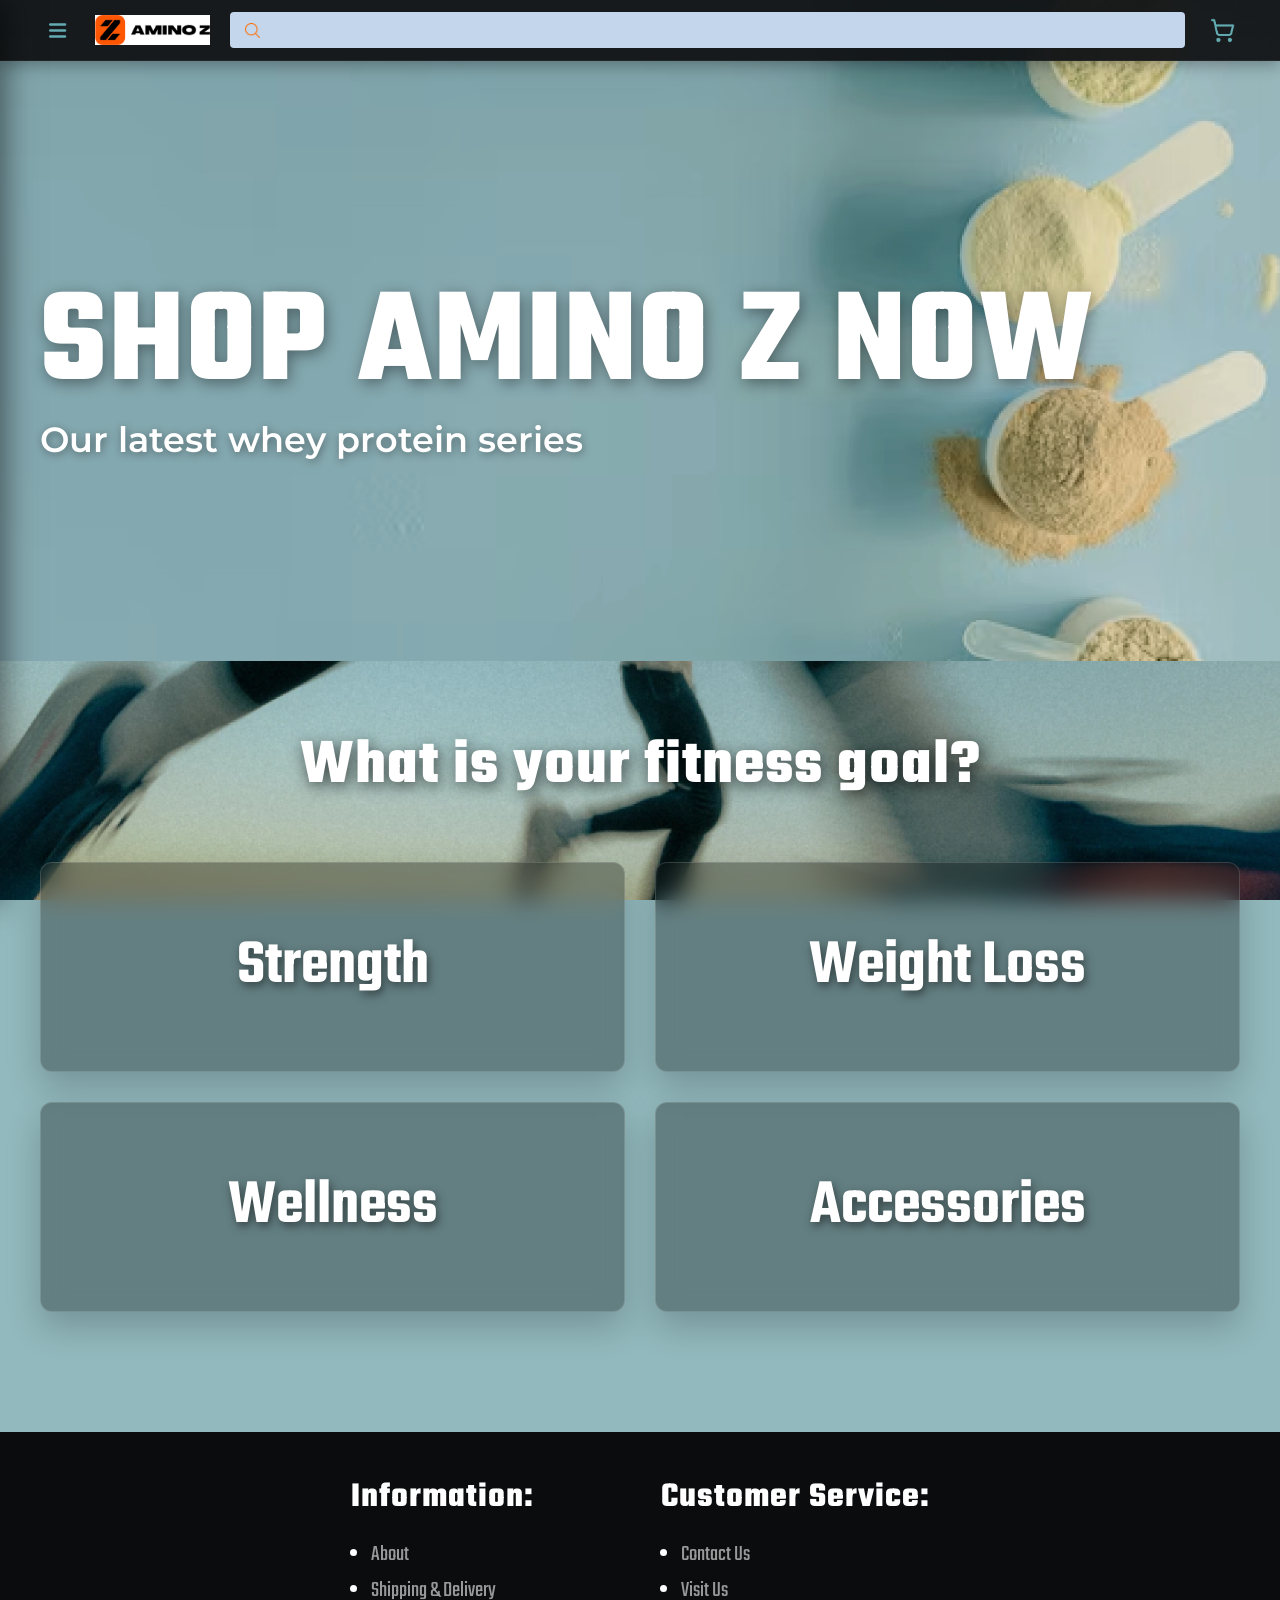
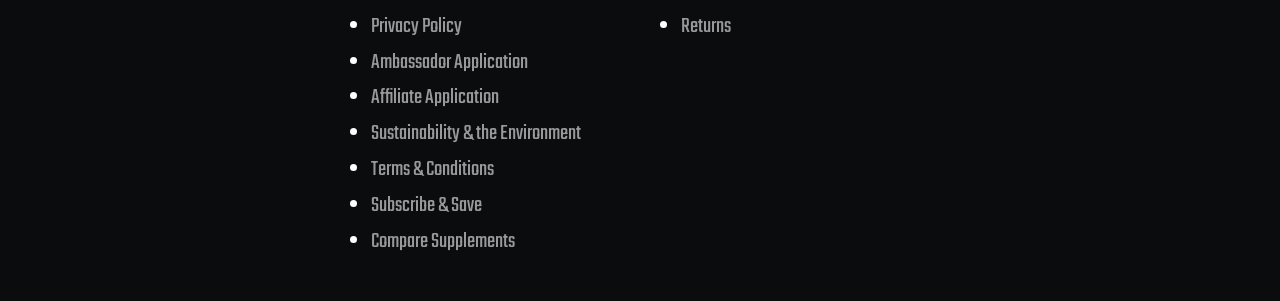
<file: index.html>
<!DOCTYPE html>
<html lang="en">
<head>
    <meta charset="UTF-8">
    <meta name="viewport" content="width=device-width, initial-scale=1.0">
    <title>Amino Z - Homepage</title>
    <link rel="stylesheet" href="css/global.css">
    <link rel="stylesheet" href="css/homepage.css">
</head>

<body> 
<div class="menu-overlay" id="menu-overlay"></div>

    <aside class="side-menu" id="side-menu">
        <div class="side-menu-header">
            <img src="assets/logo.png" alt="Amino Z Logo" class="side-menu-logo">
            <button type="button" class="close-menu-btn" id="close-menu-btn" aria-label="Close menu">✕</button>
        </div>
        <nav class="side-menu-nav">
            <a href="index.html">Home</a>
            <a href="html/results.html">Shop All Protein</a>
            <a href="html/results.html">Pre-Workout</a>
            <a href="html/results.html">Vitamins & Wellness</a>
            <a href="html/search.html">Search Products</a>
            <a href="html/cart.html">Your Cart</a>
        </nav>
    </aside>

    <header>
        <nav aria-label="Main Navigation" class="top-nav-bar">
            <button class="menu-toggle" aria-label="Open Menu">
                <img src="assets/menu_icon.png" alt="Menu icon">
            </button>
            
            <a href="index.html" class="brand-logo" aria-label="Home">
                <img src="assets/logo.png" alt="Amino Z Logo">
            </a>

            <div class="header-search-container">
                <img src="assets/search_icon.png" alt="Search icon" class="search-glass-icon">
                <input type="text" placeholder="" aria-label="Search">
            </div>
            
            <a href="html/cart.html" class="cart-link" aria-label="Cart">
                <div class="cart-icon-wrapper">
                    <img src="assets/cart_icon.png" alt="Cart icon">
                    <span class="cart-badge" id="cart-badge">0</span>
                </div>
            </a>
        </nav>
    </header>

    <main>
        <section class="hero-banner">
            <div class="content-wrapper">
                <a href="html/results.html" class="shop-now-link">
                    <h1>SHOP AMINO Z NOW</h1>
                    <p>Our latest whey protein series</p>
                </a>
            </div>
        </section>

        <section class="fitness-goals">
            <div class="content-wrapper">
                <h2>What is your fitness goal?</h2>
                
                <nav aria-label="Fitness Goals">
                    <div class="goal-grid">
                        <a href="html/results.html" class="fade-up-item">Strength</a>
                        <a href="html/results.html" class="fade-up-item">Weight Loss</a>
                        <a href="html/results.html" class="fade-up-item">Wellness</a>
                        <a href="html/results.html" class="fade-up-item">Accessories</a>
                    </div>
                </nav>
            </div>
        </section>
    </main>

    <footer>
        <div class="footer-section">
            <nav class="info-column" aria-label="Information Links">
                <h3>Information:</h3>
                <ul>
                    <li><a href="#">About</a></li>
                    <li><a href="#">Shipping & Delivery</a></li>
                    <li><a href="#">Privacy Policy</a></li>
                    <li><a href="#">Ambassador Application</a></li>
                    <li><a href="#">Affiliate Application</a></li>
                    <li><a href="#">Sustainability & the Environment</a></li>
                    <li><a href="#">Terms & Conditions</a></li>
                    <li><a href="#">Subscribe & Save</a></li>
                    <li><a href="#">Compare Supplements</a></li>
                </ul>
            </nav>

            <nav class="footer-column" aria-label="Customer Service Links">
                <h3>Customer Service:</h3>
                <ul>
                    <li><a href="#">Contact Us</a></li>
                    <li><a href="#">Visit Us</a></li>
                    <li><a href="#">Returns</a></li>
                </ul>
            </nav>
        </div>
    </footer>

    <script src="js/global.js"></script>
    <script src="js/homepage.js"></script>
</body>
</html>
</file>
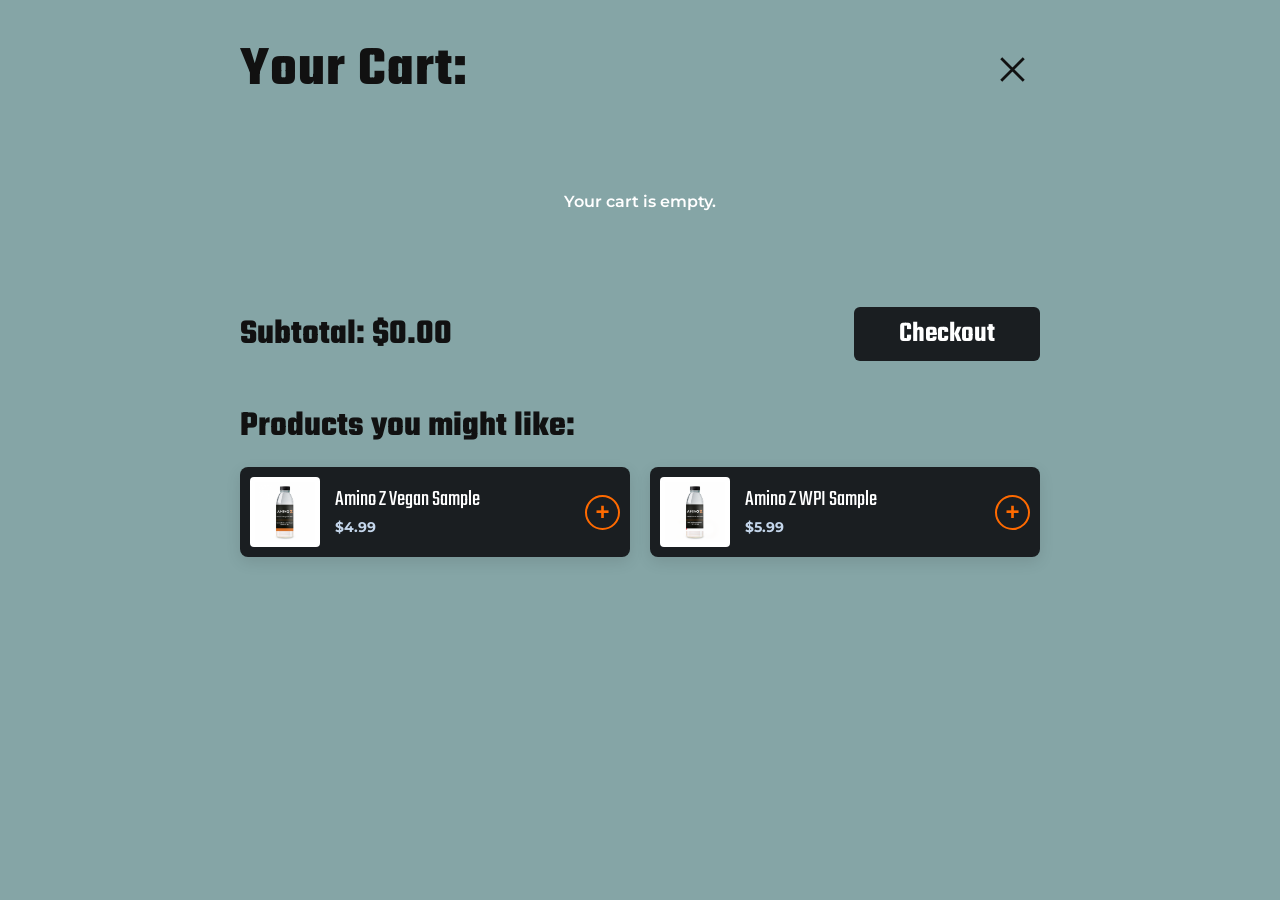
<file: html/cart.html>
<!DOCTYPE html>
<html lang="en">
<head>
    <meta charset="UTF-8">
    <meta name="viewport" content="width=device-width, initial-scale=1.0">
    <title>Your Cart - Amino Z</title>
    <link rel="stylesheet" href="../css/cart.css">
</head>
<body>

<div class="cart-overlay active" id="cart-overlay" aria-hidden="false">
    
    <aside class="cart-drawer" aria-labelledby="cart-heading">
        
        <header class="cart-header">
            <h2 id="cart-heading">Your Cart:</h2>
            <button type="button" class="close-cart-btn" aria-label="Close cart">
                <svg viewBox="0 0 24 24" fill="none" stroke="#111" stroke-width="1.5">
                    <path d="M18 6L6 18M6 6l12 12"></path>
                </svg>
            </button>
        </header>

        <div class="cart-items-container">
            
            <article class="cart-item" data-price="69.99">
                <div class="cart-item-image">
                    <img src="../assets/product1.jpg" alt="Amino Z Signature Whey Protein">
                </div>
                
                <div class="cart-item-details">
                    <h3 class="item-title"><a href="product.html">Amino Z Signature Whey Protein 1kg - Butterscotch</a></h3>
                    
                    <div class="item-bottom-row">
                        <div class="qty-wrapper">
                            <span class="qty-label">Quantity:</span>
                            <div class="quantity-controls">
                                <button type="button" class="qty-btn minus-btn" aria-label="Decrease quantity">-</button>
                                <input type="number" class="qty-input" value="1" min="1" aria-label="Quantity">
                                <button type="button" class="qty-btn plus-btn" aria-label="Increase quantity">+</button>
                            </div>
                        </div>
                        <div class="item-total">Total: $<span class="line-total">69.99</span></div>
                    </div>
                </div>
            </article>

            <article class="cart-item" data-price="84.99">
                <div class="cart-item-image">
                    <img src="../assets/product2.jpg" alt="Amino Z Whey Protein Isolate">
                </div>
                
                <div class="cart-item-details">
                    <h3 class="item-title"><a href="product.html">Amino Z Whey Protein Isolate 1kg - Choc Malt</a></h3>
                    
                    <div class="item-bottom-row">
                        <div class="qty-wrapper">
                            <span class="qty-label">Quantity:</span>
                            <div class="quantity-controls">
                                <button type="button" class="qty-btn minus-btn" aria-label="Decrease quantity">-</button>
                                <input type="number" class="qty-input" value="1" min="1" aria-label="Quantity">
                                <button type="button" class="qty-btn plus-btn" aria-label="Increase quantity">+</button>
                            </div>
                        </div>
                        <div class="item-total">Total: $<span class="line-total">84.99</span></div>
                    </div>
                </div>
            </article>

        </div>

        <div class="cart-summary-section">
            <div class="subtotal-row">
                <span class="subtotal-label">Subtotal: $<span id="grand-total">154.98</span></span>
            </div>
            
            <a href="checkout.html" class="checkout-btn">Checkout</a>
        </div>

        <section class="upsell-section">
            <h3 class="upsell-heading">Products you might like:</h3>
            <div class="upsell-grid">
                
                <article class="upsell-item">
                    <div class="upsell-image">
                        <img src="../assets/product6.jpg" alt="Vegan Sample">
                    </div>
                    <div class="upsell-details">
                        <h4>Amino Z Vegan Sample</h4>
                        <span class="upsell-price">$4.99</span>
                    </div>
                    <button type="button" class="quick-add-btn" aria-label="Add to cart">+</button>
                </article>

                <article class="upsell-item">
                    <div class="upsell-image">
                        <img src="../assets/product4.png" alt="WPI Sample">
                    </div>
                    <div class="upsell-details">
                        <h4>Amino Z WPI Sample</h4>
                        <span class="upsell-price">$5.99</span>
                    </div>
                    <button type="button" class="quick-add-btn" aria-label="Add to cart">+</button>
                </article>

            </div>
        </section>

    </aside>
</div>

<script src="../js/cart.js"></script>
<script src="../js/global.js"></script>
</body>
</html>
</file>
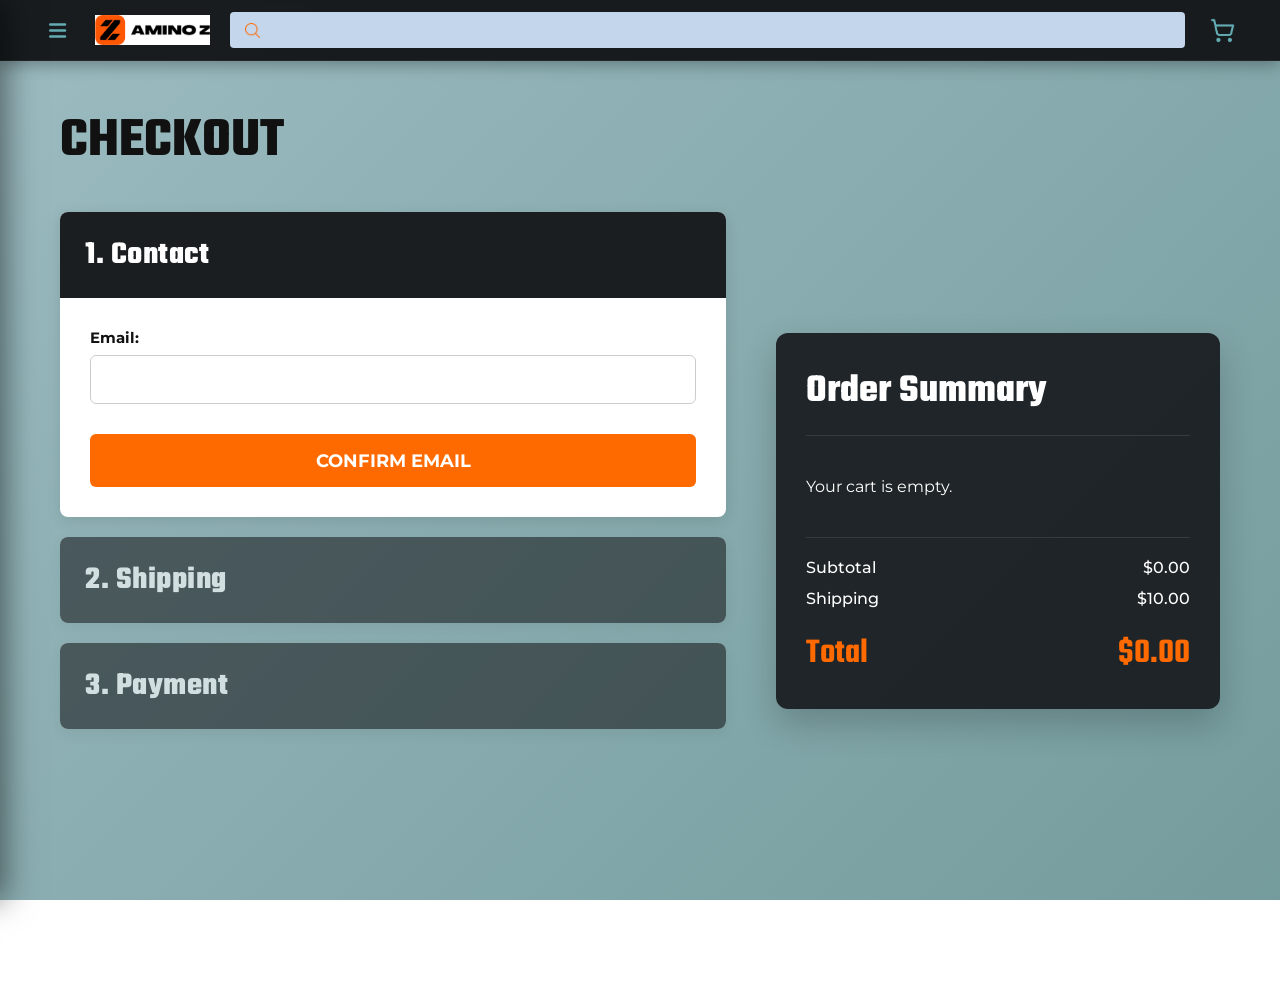
<file: html/checkout.html>
<!DOCTYPE html>
<html lang="en">
<head>
    <meta charset="UTF-8">
    <meta name="viewport" content="width=device-width, initial-scale=1.0">
    <title>Checkout - Amino Z</title>
    <link rel="stylesheet" href="../css/global.css">
    <link rel="stylesheet" href="../css/checkout.css">
</head>
<body>

<div class="menu-overlay" id="menu-overlay"></div>

    <aside class="side-menu" id="side-menu">
        <div class="side-menu-header">
            <img src="../assets/logo.png" alt="Amino Z Logo" class="side-menu-logo">
            <button type="button" class="close-menu-btn" id="close-menu-btn" aria-label="Close menu">✕</button>
        </div>
        <nav class="side-menu-nav">
            <a href="../index.html">Home</a>
            <a href="results.html">Shop All Protein</a>
            <a href="results.html">Pre-Workout</a>
            <a href="results.html">Vitamins & Wellness</a>
            <a href="search.html">Search Products</a>
            <a href="cart.html">Your Cart</a>
        </nav>
    </aside>

    <header>
        <nav aria-label="Main Navigation" class="top-nav-bar">
            <button class="menu-toggle" aria-label="Open Menu">
                <img src="../assets/menu_icon.png" alt="Menu icon">
            </button>
            
            <a href="../index.html" class="brand-logo" aria-label="Home">
                <img src="../assets/logo.png" alt="Amino Z Logo">
            </a>

            <div class="header-search-container">
                <img src="../assets/search_icon.png" alt="Search icon" class="search-glass-icon">
                <input type="text" placeholder="" aria-label="Search">
            </div>
            
            <a href="cart.html" class="cart-link" aria-label="Cart">
                <div class="cart-icon-wrapper">
                    <img src="../assets/cart_icon.png" alt="Cart icon">
                    <span class="cart-badge" id="cart-badge">0</span>
                </div>
            </a>
        </nav>
    </header>

    <main class="checkout-page-main">
        <div class="checkout-layout">
            
            <div class="checkout-form-column">
                <h1 class="checkout-page-title">Checkout</h1>

                <form id="checkout-form" action="confirmation.html" method="GET">

                    <section class="checkout-step active" id="step-contact">
                        <div class="step-header">
                            <h2>1. Contact</h2>
                            <span class="edit-btn">Edit</span>
                        </div>
                        <div class="step-content">
                            <div class="input-group">
                                <label for="email">Email:</label>
                                <input type="email" id="email" name="email" required>
                            </div>
                            <button type="button" class="confirm-btn">Confirm Email</button>
                        </div>
                    </section>

                    <section class="checkout-step locked" id="step-shipping">
                        <div class="step-header">
                            <h2>2. Shipping</h2>
                            <span class="edit-btn">Edit</span>
                        </div>
                        <div class="step-content">
                            <div class="payment-row">
                                <div class="input-group half-width">
                                    <label for="first-name">First Name:</label>
                                    <input type="text" id="first-name" name="first-name" required>
                                </div>
                                <div class="input-group half-width">
                                    <label for="last-name">Last Name:</label>
                                    <input type="text" id="last-name" name="last-name" required>
                                </div>
                            </div>
                            <div class="input-group">
                                <label for="company">Company Name (optional):</label>
                                <input type="text" id="company" name="company">
                            </div>
                            <div class="input-group">
                                <label for="address">Address:</label>
                                <input type="text" id="address" name="address" required>
                            </div>
                            <div class="input-group">
                                <label for="country">Country:</label>
                                <input type="text" id="country" name="country" required>
                            </div>
                            <div class="input-group">
                                <label for="phone">Phone Number (optional):</label>
                                <input type="tel" id="phone" name="phone">
                            </div>
                            <div class="input-group">
                                <label for="instructions">Delivery Instructions:</label>
                                <textarea id="instructions" name="instructions" rows="3"></textarea>
                            </div>
                            <button type="button" class="confirm-btn">Confirm Shipping</button>
                        </div>
                    </section>

                    <section class="checkout-step locked" id="step-payment">
                        <div class="step-header">
                            <h2>3. Payment</h2>
                        </div>
                        <div class="step-content">
                            <div class="input-group">
                                <label for="card">Card Number:</label>
                                <input type="text" id="card" name="card" maxlength="19" pattern="[\d\s]{19}" title="Please enter 16 digits" required>
                            </div>
                            <div class="input-group">
                                <label for="name-on-card">Name on Card:</label>
                                <input type="text" id="name-on-card" name="name-on-card" required>
                            </div>
                            
                            <div class="payment-row">
                                <div class="input-group half-width">
                                    <label for="expiry">Expiry Date:</label>
                                    <input type="text" id="expiry" name="expiry" placeholder="MM/YY" maxlength="5" pattern="(0[1-9]|1[0-2])\/[0-9]{2}" title="Format must be MM/YY" required>
                                </div>
                                <div class="input-group half-width">
                                    <label for="cvv">CVV:</label>
                                    <input type="text" id="cvv" name="cvv" maxlength="4" pattern="[0-9]{3,4}" required>
                                </div>
                            </div>

                            <div class="input-group">
                                <label for="billing-address">Billing Address:</label>
                                <input type="text" id="billing-address" name="billing-address" required>
                            </div>
                            <div class="input-group">
                                <label for="billing-address-2">Billing Address 2 (optional):</label>
                                <input type="text" id="billing-address-2" name="billing-address-2">
                            </div>
                            
                            <div class="payment-row">
                                <div class="input-group half-width">
                                    <label for="zip">ZIP Code:</label>
                                    <input type="text" id="zip" name="zip" required>
                                </div>
                                <div class="input-group half-width">
                                    <label for="billing-country">Country:</label>
                                    <input type="text" id="billing-country" name="billing-country" required>
                                </div>
                            </div>
                            
                            <button type="submit" class="place-order-btn">Place Order</button>
                        </div>
                    </section>

                </form>
            </div>

            <div class="order-summary-column">
                <div class="summary-box">
                    <h2>Order Summary</h2>
                    
                    <div id="checkout-items-list" class="summary-items">
                    </div>

                   <div class="summary-totals">
                        <div class="totals-row">
                            <span>Subtotal</span>
                            <span id="summary-subtotal">$0.00</span>
                        </div>
                        <div class="totals-row">
                            <span>Shipping</span>
                            <span id="summary-shipping">$10.00</span>
                        </div>
                        <div class="totals-row grand-total">
                            <span>Total</span>
                            <span id="summary-grand-total">$0.00</span>
                        </div>
                    </div>
                </div>
            </div>

        </div>
    </main>

    <script src="../js/checkout.js"></script>
    <script src="../js/global.js"></script>
</body>
</html>
</file>
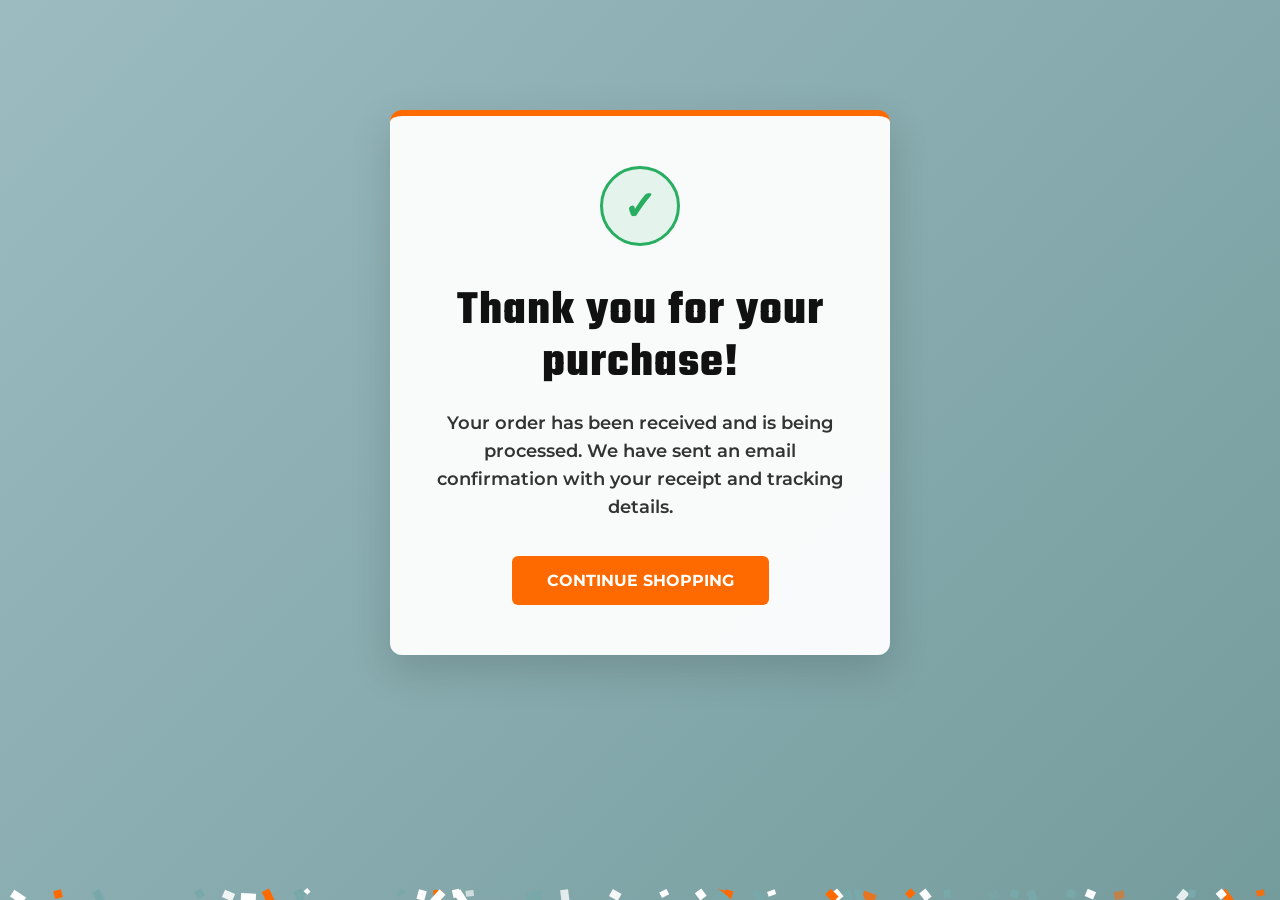
<file: html/confirmation.html>
<!DOCTYPE html>
<html lang="en">
<head>
    <meta charset="UTF-8">
    <meta name="viewport" content="width=device-width, initial-scale=1.0">
    <title>Confirmation - Amino Z</title>
    <link rel="stylesheet" href="../css/global.css">
    <link rel="stylesheet" href="../css/confirmation.css">
</head>
<body>
  

<main class="confirmation-main">
        
        <section class="success-message" aria-labelledby="success-heading">
            
            <div class="check-circle" aria-hidden="true">
                <span>✓</span>
            </div>

            <h1 id="success-heading">Thank you for your purchase!</h1>
            <p>Your order has been received and is being processed. We have sent an email confirmation with your receipt and tracking details.</p>
            
            <a href="../index.html" class="back-home-btn">Continue Shopping</a>
        </section>

    </main>

    <script src="../js/confirmation.js"></script>
    <script src="../js/global.js"></script>
</body>
</html>
</file>
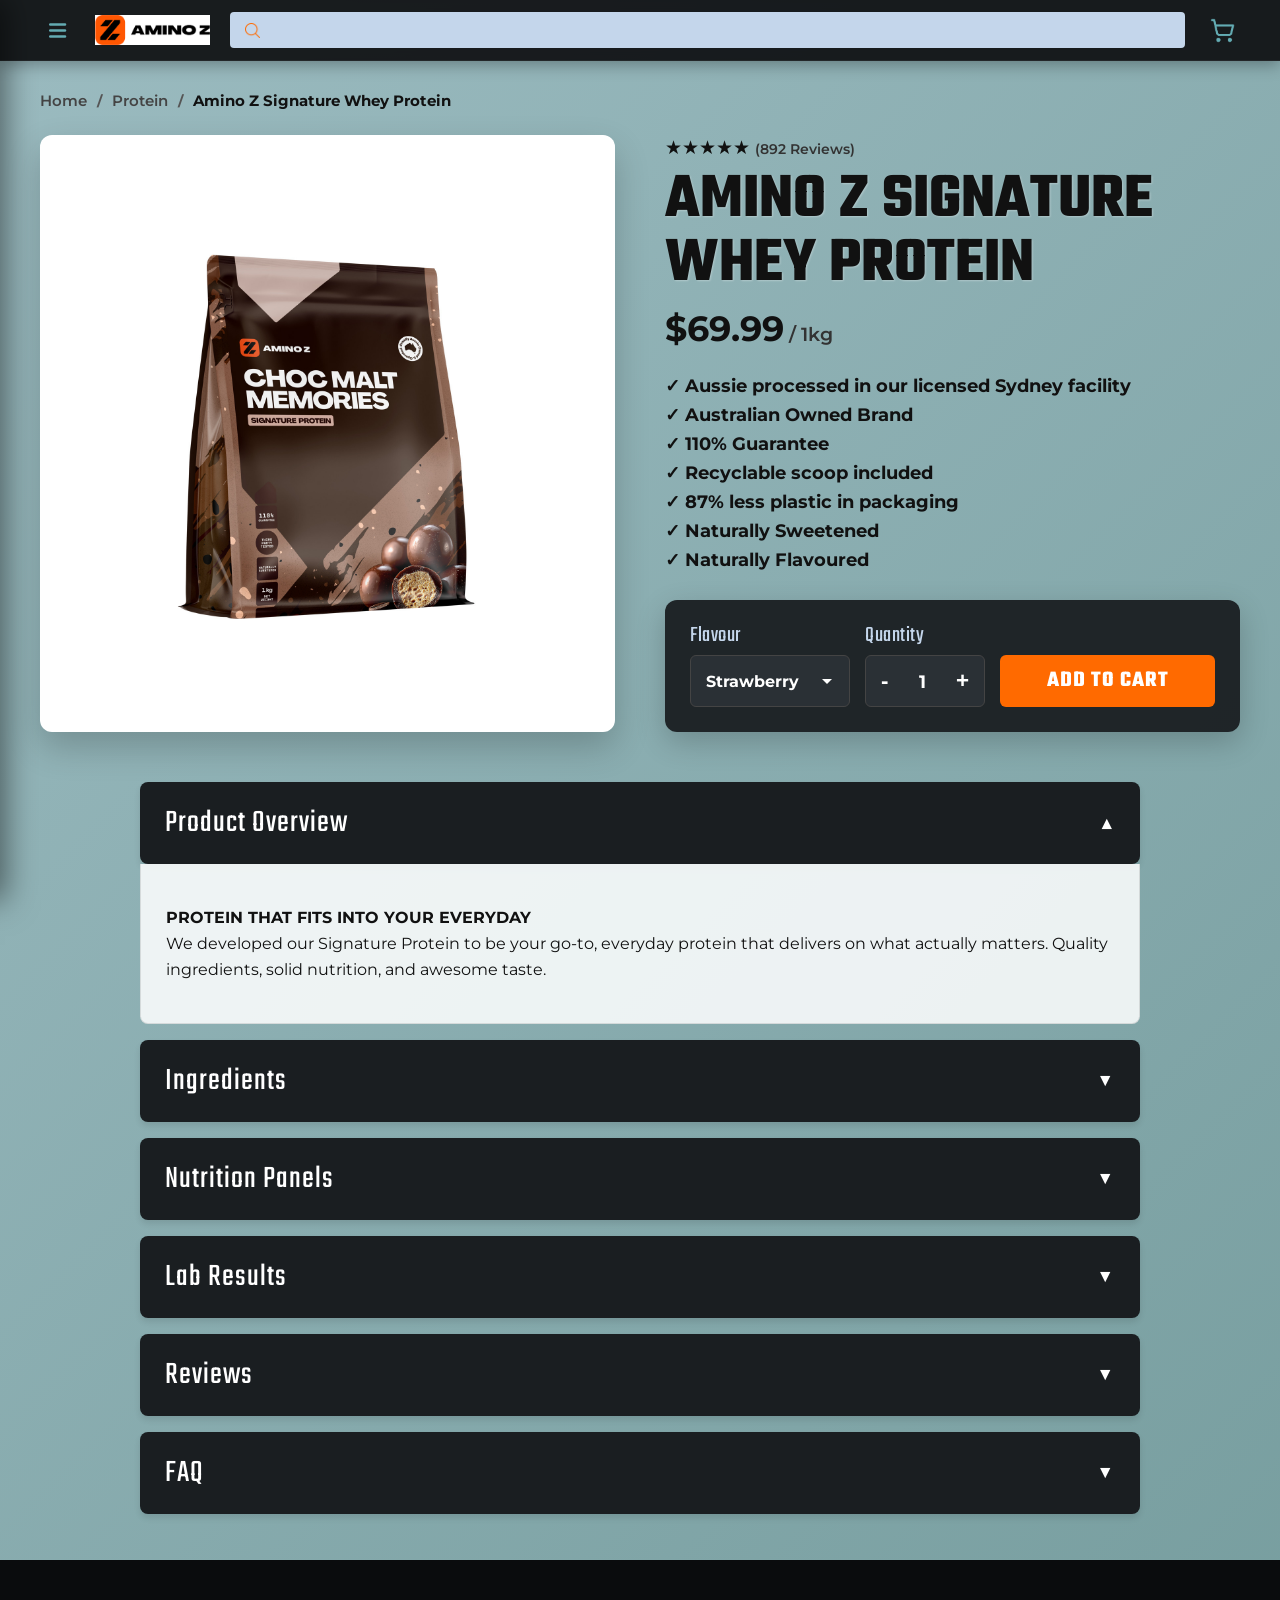
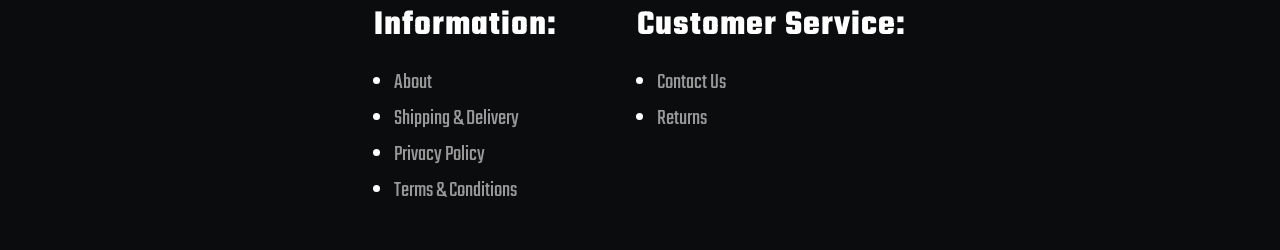
<file: html/product.html>
<!DOCTYPE html>
<html lang="en">
<head>
    <meta charset="UTF-8">
    <meta name="viewport" content="width=device-width, initial-scale=1.0">
    <title>Amino Z Signature Whey Protein Isolate WPI</title>
    <link rel="stylesheet" href="../css/global.css">
    <link rel="stylesheet" href="../css/product.css">
</head>
<body>

<div class="menu-overlay" id="menu-overlay"></div>

    <aside class="side-menu" id="side-menu">
        <div class="side-menu-header">
            <img src="../assets/logo.png" alt="Amino Z Logo" class="side-menu-logo">
            <button type="button" class="close-menu-btn" id="close-menu-btn" aria-label="Close menu">✕</button>
        </div>
        <nav class="side-menu-nav">
            <a href="../index.html">Home</a>
            <a href="results.html">Shop All Protein</a>
            <a href="results.html">Pre-Workout</a>
            <a href="results.html">Vitamins & Wellness</a>
            <a href="search.html">Search Products</a>
            <a href="cart.html">Your Cart</a>
        </nav>
    </aside>

    <header>
        <nav aria-label="Main Navigation" class="top-nav-bar">
            <button class="menu-toggle" aria-label="Open Menu">
                <img src="../assets/menu_icon.png" alt="Menu icon">
            </button>
            
            <a href="../index.html" class="brand-logo" aria-label="Home">
                <img src="../assets/logo.png" alt="Amino Z Logo">
            </a>

            <div class="header-search-container">
                <img src="../assets/search_icon.png" alt="Search icon" class="search-glass-icon">
                <input type="text" placeholder="" aria-label="Search">
            </div>
            
            <a href="cart.html" class="cart-link" aria-label="Cart">
                <div class="cart-icon-wrapper">
                    <img src="../assets/cart_icon.png" alt="Cart icon">
                    <span class="cart-badge" id="cart-badge">0</span>
                </div>
            </a>
        </nav>
    </header>

            <main class="product-page-main">
        <div class="page-content-wrapper">

            <nav aria-label="Breadcrumb" class="product-breadcrumbs">
                <ol>
                    <li><a href="../index.html">Home</a></li>
                    <li><span class="separator">/</span></li>
                    <li><a href="results.html">Protein</a></li>
                    <li><span class="separator">/</span></li>
                    <li aria-current="page">Amino Z Signature Whey Protein</li>
                </ol>
            </nav>

            <div class="split-layout-container">
                
                <div class="product-visuals">
                    <div class="product-image-container">
                        <img id="main-product-image" src="../assets/product1.jpg" alt="Amino Z Signature Whey Protein Isolate 1kg Bag">
                    </div>
                </div>

                <div class="product-details-box">
                    
                    <div class="product-header-group">
                        <div class="product-header">
                            <div class="review-stars">★★★★★ <span class="review-count">(892 Reviews)</span></div>
                            <h1 class="product-title" id="product-name">Amino Z Signature Whey Protein</h1>
                            <div class="product-price">
                                <strong><span id="dynamic-price">$69.99</span></strong><span class="unit-label">/ 1kg</span>
                            </div>
                        </div>

                        <ul class="product-features-list">
                            <li>✓ Aussie processed in our licensed Sydney facility</li>
                            <li>✓ Australian Owned Brand</li>
                            <li>✓ 110% Guarantee</li>
                            <li>✓ Recyclable scoop included</li>
                            <li>✓ 87% less plastic in packaging</li>
                            <li>✓ Naturally Sweetened</li>
                            <li>✓ Naturally Flavoured</li>
                        </ul>
                    </div>

                    <form id="add-to-cart-form" class="purchase-box" data-price="69.99" data-product-id="amino-z-sig-whey">
                        <div class="action-row">
                            
                            <div class="input-group">
                                <label for="flavor-select">Flavour</label>
                                <select id="flavor-select" name="flavor" required>
                                    <option value="Strawberry">Strawberry</option>
                                    <option value="Mango">Mango</option>
                                    <option value="Coffee">Coffee</option>
                                </select>
                            </div>

                            <div class="input-group">
                                <label for="quantity-input">Quantity</label>
                                <div class="quantity-controls">
                                    <button type="button" id="qty-minus" class="qty-btn">-</button>
                                    <input type="number" id="quantity-input" name="quantity" value="1" min="1">
                                    <button type="button" id="qty-plus" class="qty-btn">+</button>
                                </div>
                            </div>

                            <div class="input-group flex-grow">
                                <label class="hidden-label">Action</label>
                                <button type="submit" class="add-to-cart-btn">ADD TO CART</button>
                            </div>

                        </div>
                    </form>

                </div>
            </div>

            <section class="product-information">
                <details class="info-accordion" open>
                    <summary>Product Overview <span class="arrow-icon">▼</span></summary>
                    <div class="accordion-content">
                        <p><strong>PROTEIN THAT FITS INTO YOUR EVERYDAY</strong><br>
                        We developed our Signature Protein to be your go-to, everyday protein that delivers on what actually matters. Quality ingredients, solid nutrition, and awesome taste.</p>
                    </div>
                </details>

                <details class="info-accordion">
                    <summary>Ingredients <span class="arrow-icon">▼</span></summary>
                    <div class="accordion-content"><p>Whey Protein, Flavouring, Sweetener.</p></div>
                </details>

                <details class="info-accordion">
                    <summary>Nutrition Panels <span class="arrow-icon">▼</span></summary>
                    <div class="accordion-content"><p>Protein: 27g | Carbs: 1g | Fats: 0.5g per serve.</p></div>
                </details>
                
                <details class="info-accordion">
                    <summary>Lab Results <span class="arrow-icon">▼</span></summary>
                    <div class="accordion-content"><p>lab_test_150324.pdf</p></div>
                </details>

                <details class="info-accordion">
                    <summary>Reviews <span class="arrow-icon">▼</span></summary>
                    <div class="accordion-content"><p>From Jay: Really love this product!</p></div>
                </details>

                <details class="info-accordion">
                    <summary>FAQ <span class="arrow-icon">▼</span></summary>
                    <div class="accordion-content"><p><strong>Why is this product so much cheaper than similar products on the market?</strong><br>

Many other brands incur a high degree of costs associated with producing products. It is not uncommon for a product to be produced by a third-party manufacturer and then shipped (or imported) to a wholesaler. The wholesaler then sells to a retail store, who on-sells to the customer. The end result is that often four separate businesses are taking profits at each stage (the brand itself, the manufacturer, the wholesaler and the retailer).

We take a very different approach which allows us to keep our cost structure down and we pass those savings on to you, without sacrificing product quality.

We have our own purpose-built manufacturing plant located in Sydney Australia and we sell directly to you. This eliminates all additional parties from the process, thereby eliminating a lot of unnecessary costs.

The significant cost savings we incur allow us to invest into high quality ingredients while still offering a significantly cheaper final product.</p></div>
                </details>
            </section>

        </div>
    </main>

    <footer>
        <div class="footer-section">
            <nav class="info-column" aria-label="Information Links">
                <h3>Information:</h3>
                <ul>
                    <li><a href="#">About</a></li>
                    <li><a href="#">Shipping & Delivery</a></li>
                    <li><a href="#">Privacy Policy</a></li>
                    <li><a href="#">Terms & Conditions</a></li>
                </ul>
            </nav>
            <nav class="footer-column" aria-label="Customer Service Links">
                <h3>Customer Service:</h3>
                <ul>
                    <li><a href="#">Contact Us</a></li>
                    <li><a href="#">Returns</a></li>
                </ul>
            </nav>
        </div>
    </footer>

    <script src="../js/product.js"></script>
    <script src="../js/global.js"></script>
</body>
</html>
</file>
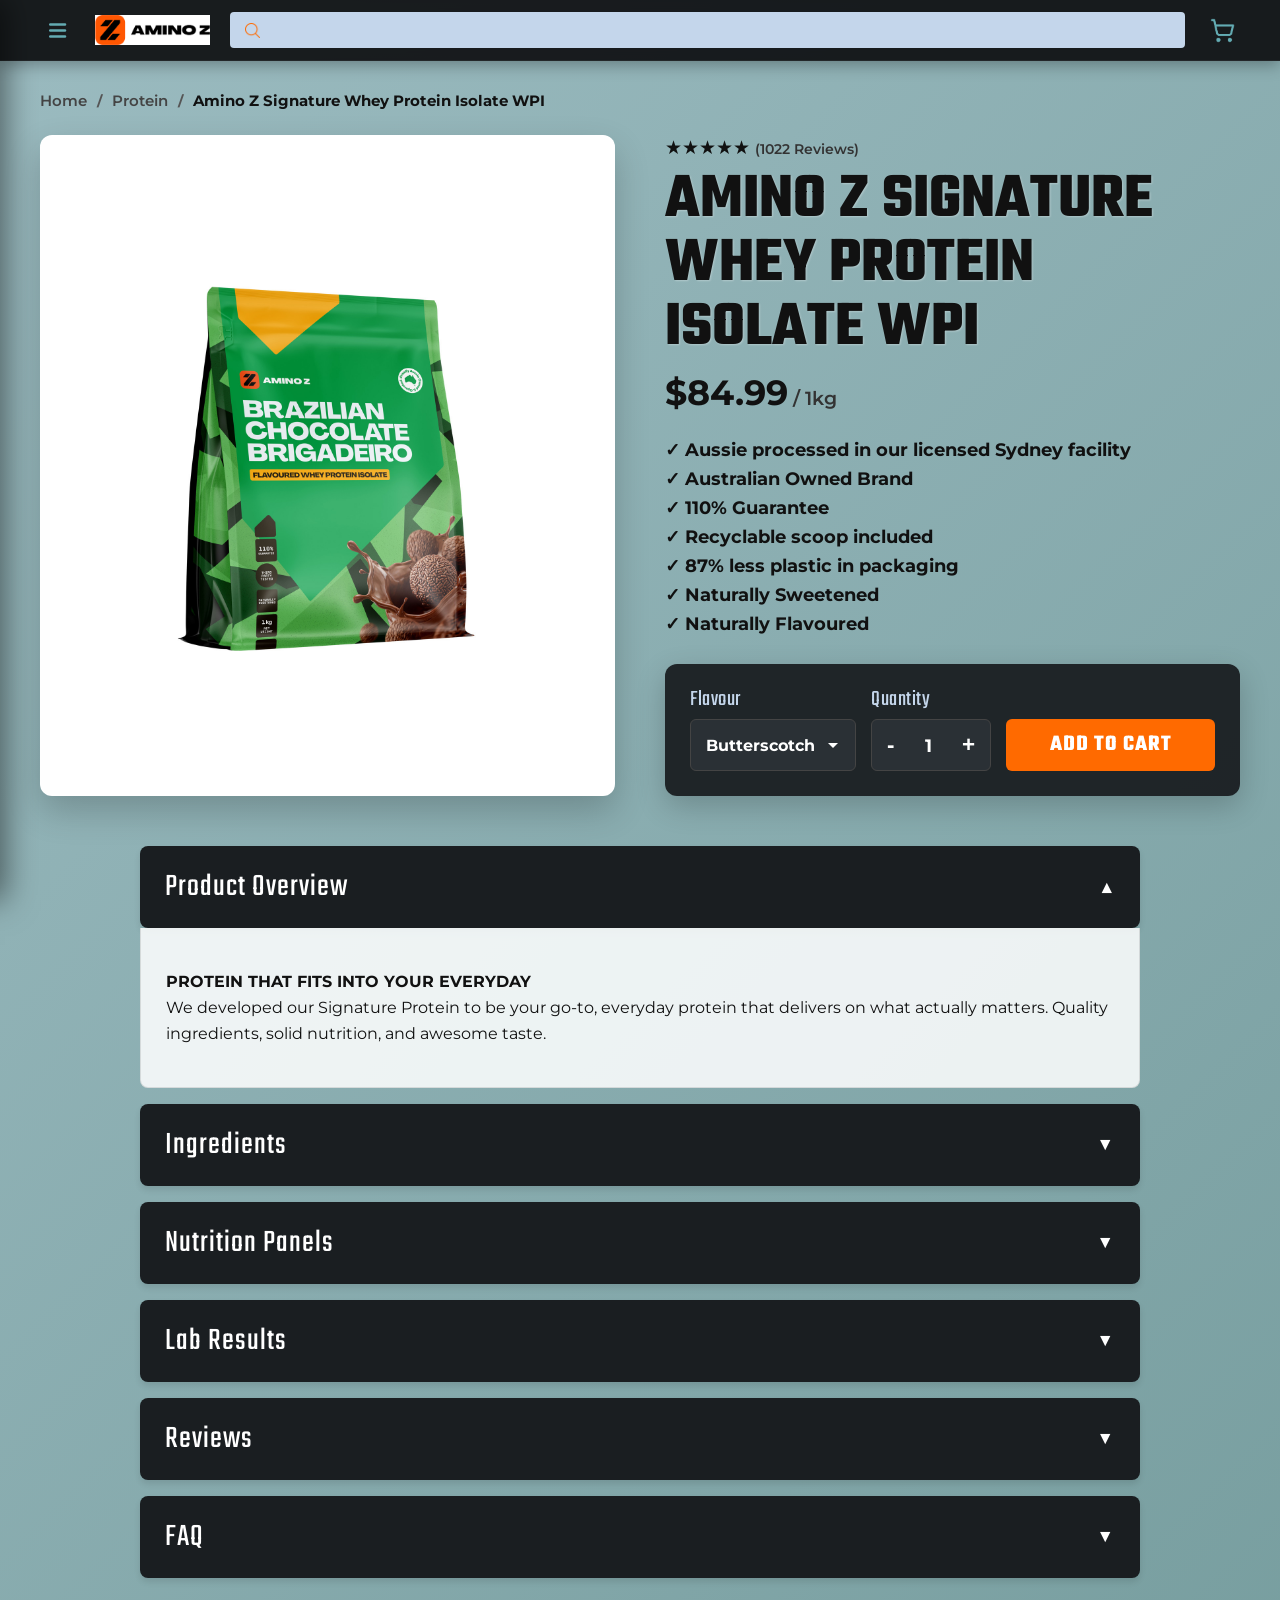
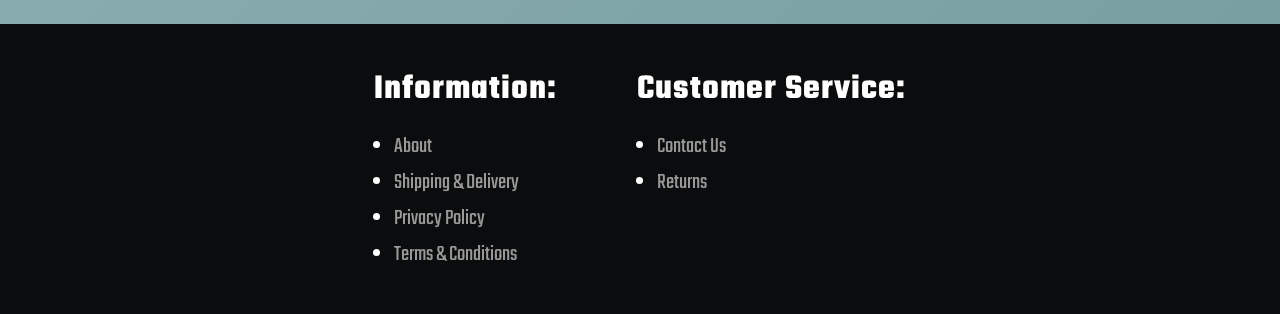
<file: html/product2.html>
<!DOCTYPE html>
<html lang="en">
<head>
    <meta charset="UTF-8">
    <meta name="viewport" content="width=device-width, initial-scale=1.0">
    <title>Amino Z Signature Whey Protein Isolate WPI</title>
    <link rel="stylesheet" href="../css/global.css">
    <link rel="stylesheet" href="../css/product.css">
</head>
<body>

<div class="menu-overlay" id="menu-overlay"></div>

    <aside class="side-menu" id="side-menu">
        <div class="side-menu-header">
            <img src="../assets/logo.png" alt="Amino Z Logo" class="side-menu-logo">
            <button type="button" class="close-menu-btn" id="close-menu-btn" aria-label="Close menu">✕</button>
        </div>
        <nav class="side-menu-nav">
            <a href="../index.html">Home</a>
            <a href="results.html">Shop All Protein</a>
            <a href="results.html">Pre-Workout</a>
            <a href="results.html">Vitamins & Wellness</a>
            <a href="search.html">Search Products</a>
            <a href="cart.html">Your Cart</a>
        </nav>
    </aside>

    <header>
        <nav aria-label="Main Navigation" class="top-nav-bar">
            <button class="menu-toggle" aria-label="Open Menu">
                <img src="../assets/menu_icon.png" alt="Menu icon">
            </button>
            
            <a href="../index.html" class="brand-logo" aria-label="Home">
                <img src="../assets/logo.png" alt="Amino Z Logo">
            </a>

            <div class="header-search-container">
                <img src="../assets/search_icon.png" alt="Search icon" class="search-glass-icon">
                <input type="text" placeholder="" aria-label="Search">
            </div>
            
            <a href="cart.html" class="cart-link" aria-label="Cart">
                <div class="cart-icon-wrapper">
                    <img src="../assets/cart_icon.png" alt="Cart icon">
                    <span class="cart-badge" id="cart-badge">0</span>
                </div>
            </a>
        </nav>
    </header>

    <main class="product-page-main">
        <div class="page-content-wrapper">

            <nav aria-label="Breadcrumb" class="product-breadcrumbs">
                <ol>
                    <li><a href="../index.html">Home</a></li>
                    <li><span class="separator">/</span></li>
                    <li><a href="results.html">Protein</a></li>
                    <li><span class="separator">/</span></li>
                    <li aria-current="page">Amino Z Signature Whey Protein Isolate WPI</li>
                </ol>
            </nav>

            <div class="split-layout-container">
                
                <div class="product-visuals">
                    <div class="product-image-container">
                        <img id="main-product-image" src="../assets/product2.jpg" alt="Amino Z Signature Whey Protein Isolate 1kg Bag">
                    </div>
                </div>

                <div class="product-details-box">
                    
                    <div class="product-header-group">
                        <div class="product-header">
                            <div class="review-stars">★★★★★ <span class="review-count">(1022 Reviews)</span></div>
                            <h1 class="product-title" id="product-name">Amino Z Signature Whey Protein Isolate WPI</h1>
                            <div class="product-price">
                                <strong><span id="dynamic-price">$84.99</span></strong><span class="unit-label">/ 1kg</span>
                            </div>
                        </div>

                        <ul class="product-features-list">
                            <li>✓ Aussie processed in our licensed Sydney facility</li>
                            <li>✓ Australian Owned Brand</li>
                            <li>✓ 110% Guarantee</li>
                            <li>✓ Recyclable scoop included</li>
                            <li>✓ 87% less plastic in packaging</li>
                            <li>✓ Naturally Sweetened</li>
                            <li>✓ Naturally Flavoured</li>
                        </ul>
                    </div>

                    <form id="add-to-cart-form" class="purchase-box" data-price="84.99" data-product-id="amino-z-sig-wpi">
                        <div class="action-row">
                            
                            <div class="input-group">
                                <label for="flavor-select">Flavour</label>
                                <select id="flavor-select" name="flavor" required>
                                    <option value="Butterscotch">Butterscotch</option>
                                    <option value="Chocolate">Chocolate</option>
                                    <option value="Vanilla">Vanilla</option>
                                </select>
                            </div>

                            <div class="input-group">
                                <label for="quantity-input">Quantity</label>
                                <div class="quantity-controls">
                                    <button type="button" id="qty-minus" class="qty-btn">-</button>
                                    <input type="number" id="quantity-input" name="quantity" value="1" min="1">
                                    <button type="button" id="qty-plus" class="qty-btn">+</button>
                                </div>
                            </div>

                            <div class="input-group flex-grow">
                                <label class="hidden-label">Action</label>
                                <button type="submit" class="add-to-cart-btn">ADD TO CART</button>
                            </div>

                        </div>
                    </form>

                </div>
            </div>

            <section class="product-information">
                <details class="info-accordion" open>
                    <summary>Product Overview <span class="arrow-icon">▼</span></summary>
                    <div class="accordion-content">
                        <p><strong>PROTEIN THAT FITS INTO YOUR EVERYDAY</strong><br>
                        We developed our Signature Protein to be your go-to, everyday protein that delivers on what actually matters. Quality ingredients, solid nutrition, and awesome taste.</p>
                    </div>
                </details>

                <details class="info-accordion">
                    <summary>Ingredients <span class="arrow-icon">▼</span></summary>
                    <div class="accordion-content"><p>Whey Protein Isolate, Flavouring, Sweetener.</p></div>
                </details>

                <details class="info-accordion">
                    <summary>Nutrition Panels <span class="arrow-icon">▼</span></summary>
                    <div class="accordion-content"><p>Protein: 27g | Carbs: 1g | Fats: 0.5g per serve.</p></div>
                </details>
                
                <details class="info-accordion">
                    <summary>Lab Results <span class="arrow-icon">▼</span></summary>
                    <div class="accordion-content"><p>lab_test_270523.pdf</p></div>
                </details>

                <details class="info-accordion">
                    <summary>Reviews <span class="arrow-icon">▼</span></summary>
                    <div class="accordion-content"><p>From Esther: Great product, would buy again.</p></div>
                </details>

                <details class="info-accordion">
                    <summary>FAQ <span class="arrow-icon">▼</span></summary>
                    <div class="accordion-content"><p><strong>How is this whey protein isolate protein different to other whey proteins?</strong><br>

Whey protein can come in various forms, most commonly whey protein isolate (WPI) and whey protein concentrate (WPC). Whey protein isolate is a very high quality form of whey protein which undergoes additional processing relative to whey protein concentrate. This results in a higher protein percentage and a lower fat and carbohydrate percentage. WPI is a superior protein to be consuming post-workout to help facilitate recovery and muscle growth for this reason. It is also more expensive than its WPC counterpart.

Many whey proteins contain either WPC, or a blend between WPI and WPC. These other whey proteins are not of an equivalent quality. Simply look at the nutritional panel to see what type of whey protein(s) are used in the product.</p></div>
                </details>
            </section>

        </div>
    </main>

    <footer>
        <div class="footer-section">
            <nav class="info-column" aria-label="Information Links">
                <h3>Information:</h3>
                <ul>
                    <li><a href="#">About</a></li>
                    <li><a href="#">Shipping & Delivery</a></li>
                    <li><a href="#">Privacy Policy</a></li>
                    <li><a href="#">Terms & Conditions</a></li>
                </ul>
            </nav>
            <nav class="footer-column" aria-label="Customer Service Links">
                <h3>Customer Service:</h3>
                <ul>
                    <li><a href="#">Contact Us</a></li>
                    <li><a href="#">Returns</a></li>
                </ul>
            </nav>
        </div>
    </footer>

    <script src="../js/product.js"></script>
    <script src="../js/global.js"></script>
</body>
</html>
</file>
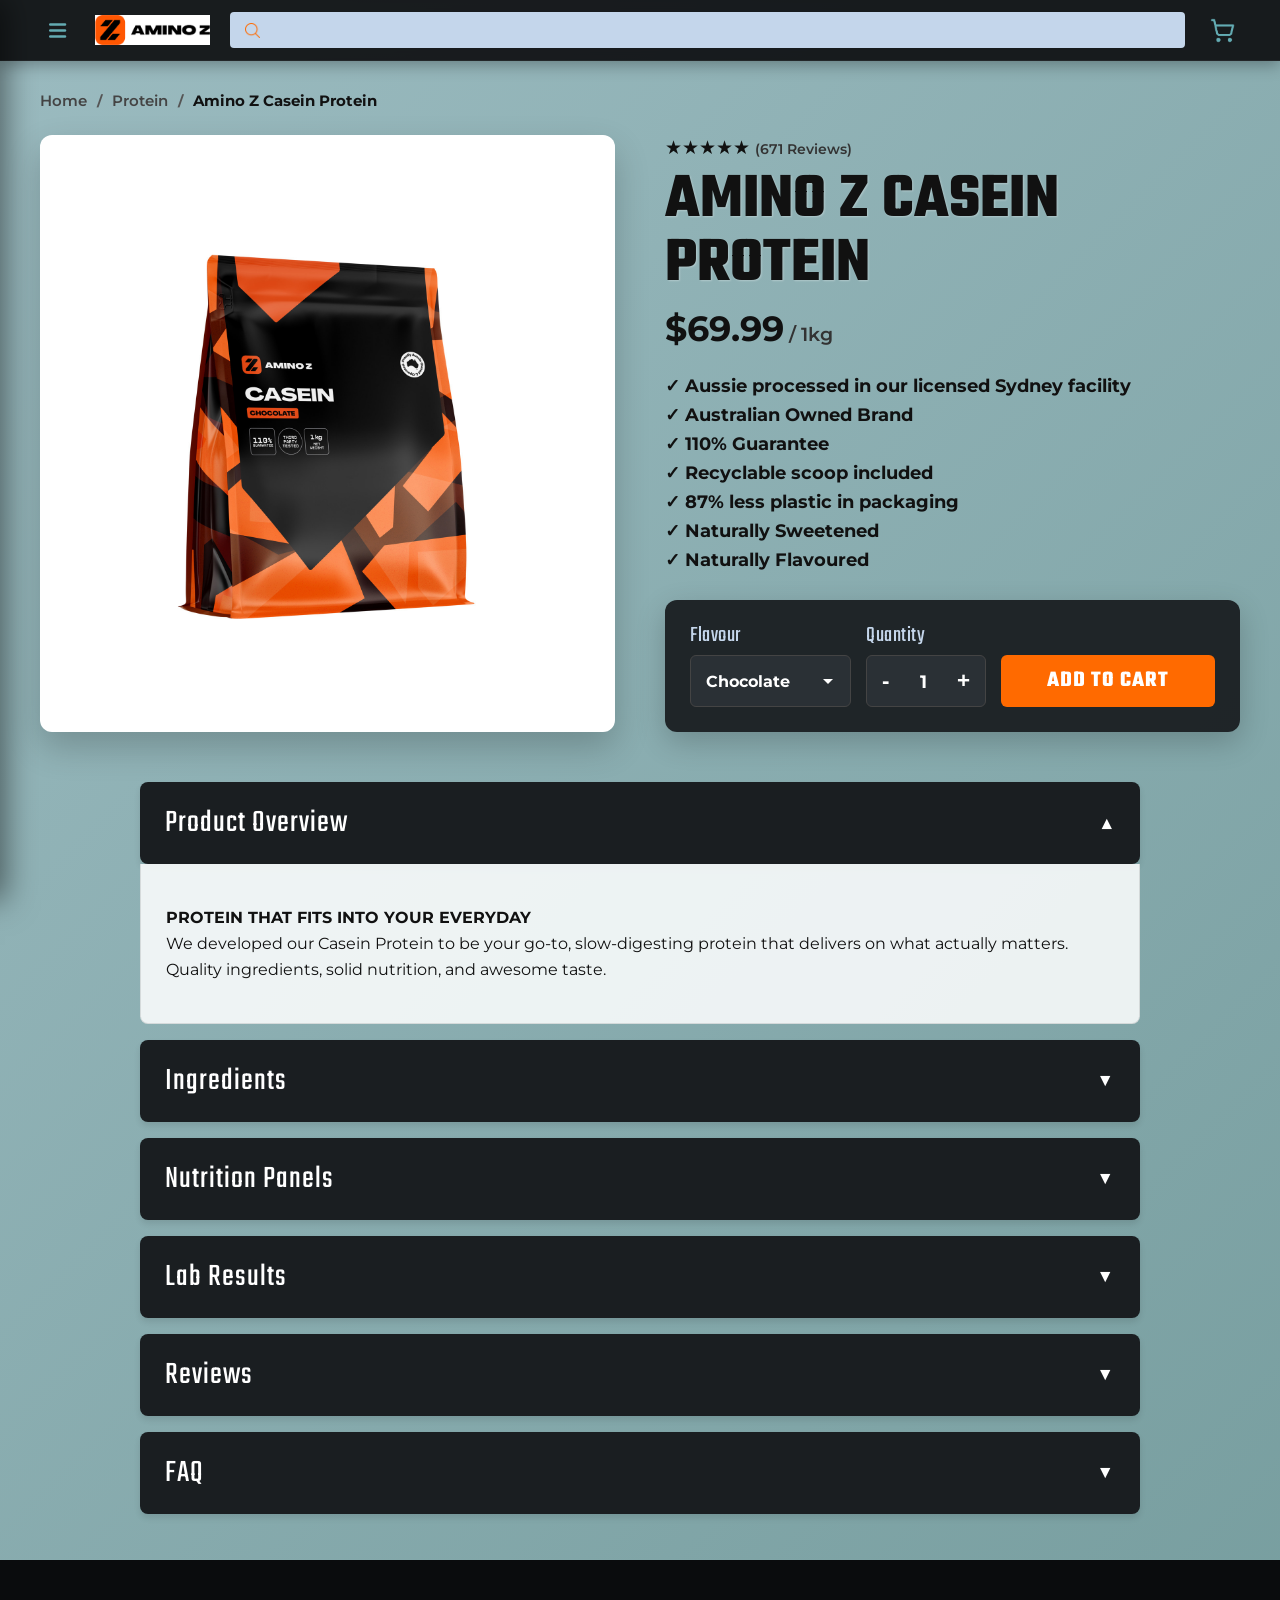
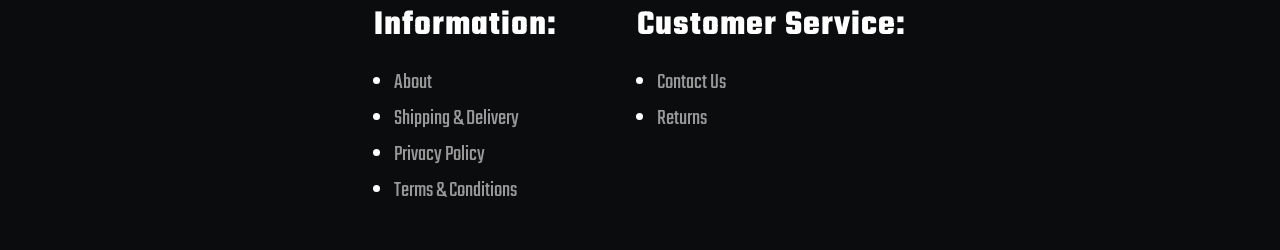
<file: html/product3.html>
<!DOCTYPE html>
<html lang="en">
<head>
    <meta charset="UTF-8">
    <meta name="viewport" content="width=device-width, initial-scale=1.0">
    <title>Amino Z Signature Whey Protein Isolate WPI</title>
    <link rel="stylesheet" href="../css/global.css">
    <link rel="stylesheet" href="../css/product.css">
</head>
<body>


<div class="menu-overlay" id="menu-overlay"></div>

    <aside class="side-menu" id="side-menu">
        <div class="side-menu-header">
            <img src="../assets/logo.png" alt="Amino Z Logo" class="side-menu-logo">
            <button type="button" class="close-menu-btn" id="close-menu-btn" aria-label="Close menu">✕</button>
        </div>
        <nav class="side-menu-nav">
            <a href="../index.html">Home</a>
            <a href="results.html">Shop All Protein</a>
            <a href="results.html">Pre-Workout</a>
            <a href="results.html">Vitamins & Wellness</a>
            <a href="search.html">Search Products</a>
            <a href="cart.html">Your Cart</a>
        </nav>
    </aside>

    <header>
        <nav aria-label="Main Navigation" class="top-nav-bar">
            <button class="menu-toggle" aria-label="Open Menu">
                <img src="../assets/menu_icon.png" alt="Menu icon">
            </button>
            
            <a href="../index.html" class="brand-logo" aria-label="Home">
                <img src="../assets/logo.png" alt="Amino Z Logo">
            </a>

            <div class="header-search-container">
                <img src="../assets/search_icon.png" alt="Search icon" class="search-glass-icon">
                <input type="text" placeholder="" aria-label="Search">
            </div>
            
            <a href="cart.html" class="cart-link" aria-label="Cart">
                <div class="cart-icon-wrapper">
                    <img src="../assets/cart_icon.png" alt="Cart icon">
                    <span class="cart-badge" id="cart-badge">0</span>
                </div>
            </a>
        </nav>
    </header>

    <main class="product-page-main">
        <div class="page-content-wrapper">

            <nav aria-label="Breadcrumb" class="product-breadcrumbs">
                <ol>
                    <li><a href="../index.html">Home</a></li>
                    <li><span class="separator">/</span></li>
                    <li><a href="results.html">Protein</a></li>
                    <li><span class="separator">/</span></li>
                    <li aria-current="page">Amino Z Casein Protein</li>
                </ol>
            </nav>

            <div class="split-layout-container">
                
                <div class="product-visuals">
                    <div class="product-image-container">
                        <img id="main-product-image" src="../assets/product3.jpg" alt="Amino Z Casein Protein 1kg Bag">
                    </div>
                </div>

                <div class="product-details-box">
                    
                    <div class="product-header-group">
                        <div class="product-header">
                            <div class="review-stars">★★★★★ <span class="review-count">(671 Reviews)</span></div>
                            <h1 class="product-title" id="product-name">Amino Z Casein Protein</h1>
                            <div class="product-price">
                                <strong><span id="dynamic-price">$69.99</span></strong><span class="unit-label">/ 1kg</span>
                            </div>
                        </div>

                        <ul class="product-features-list">
                            <li>✓ Aussie processed in our licensed Sydney facility</li>
                            <li>✓ Australian Owned Brand</li>
                            <li>✓ 110% Guarantee</li>
                            <li>✓ Recyclable scoop included</li>
                            <li>✓ 87% less plastic in packaging</li>
                            <li>✓ Naturally Sweetened</li>
                            <li>✓ Naturally Flavoured</li>
                        </ul>
                    </div>

                    <form id="add-to-cart-form" class="purchase-box" data-price="69.99" data-product-id="amino-z-sig-casein">
                        <div class="action-row">
                            
                            <div class="input-group">
                                <label for="flavor-select">Flavour</label>
                                <select id="flavor-select" name="flavor" required>
                                    <option value="Chocolate">Chocolate</option>
                                    <option value="Vanilla">Vanilla</option>
                                    <option value="Unflavoured">Unflavoured</option>
                                </select>
                            </div>

                            <div class="input-group">
                                <label for="quantity-input">Quantity</label>
                                <div class="quantity-controls">
                                    <button type="button" id="qty-minus" class="qty-btn">-</button>
                                    <input type="number" id="quantity-input" name="quantity" value="1" min="1">
                                    <button type="button" id="qty-plus" class="qty-btn">+</button>
                                </div>
                            </div>

                            <div class="input-group flex-grow">
                                <label class="hidden-label">Action</label>
                                <button type="submit" class="add-to-cart-btn">ADD TO CART</button>
                            </div>

                        </div>
                    </form>

                </div>
            </div>

            <section class="product-information">
                <details class="info-accordion" open>
                    <summary>Product Overview <span class="arrow-icon">▼</span></summary>
                    <div class="accordion-content">
                        <p><strong>PROTEIN THAT FITS INTO YOUR EVERYDAY</strong><br>
                        We developed our Casein Protein to be your go-to, slow-digesting protein that delivers on what actually matters. Quality ingredients, solid nutrition, and awesome taste.</p>
                    </div>
                </details>

                <details class="info-accordion">
                    <summary>Ingredients <span class="arrow-icon">▼</span></summary>
                    <div class="accordion-content"><p>Casein Protein, Flavouring, Sweetener.</p></div>
                </details>

                <details class="info-accordion">
                    <summary>Nutrition Panels <span class="arrow-icon">▼</span></summary>
                    <div class="accordion-content"><p>Protein: 27g | Carbs: 1g | Fats: 0.5g per serve.</p></div>
                </details>
                
                <details class="info-accordion">
                    <summary>Lab Results <span class="arrow-icon">▼</span></summary>
                    <div class="accordion-content"><p>lab_test_020225.pdf</p></div>
                </details>

                <details class="info-accordion">
                    <summary>Reviews <span class="arrow-icon">▼</span></summary>
                    <div class="accordion-content"><p>From Marcus: Excellent casein protein, great for nighttime consumption.</p></div>
                </details>

                <details class="info-accordion">
                    <summary>FAQ <span class="arrow-icon">▼</span></summary>
                    <div class="accordion-content"><p><strong>What is Casein protein?</strong><br>

Casein protein is a protein found in cow's milk. When carrying the same amino acid profile as whey protein, casein protein is absorbed at a different rate.

Casein protein is a slow-releasing protein. In other words, after ingestion, your muscles will be 'drip-fed' casein for several hours. Casein protein is often considered 'anticatabolic' as it provides a steadier stream of acids and protein supply to prevent muscle breakdown.</p></div>
                </details>
            </section>

        </div>
    </main>

    <footer>
        <div class="footer-section">
            <nav class="info-column" aria-label="Information Links">
                <h3>Information:</h3>
                <ul>
                    <li><a href="#">About</a></li>
                    <li><a href="#">Shipping & Delivery</a></li>
                    <li><a href="#">Privacy Policy</a></li>
                    <li><a href="#">Terms & Conditions</a></li>
                </ul>
            </nav>
            <nav class="footer-column" aria-label="Customer Service Links">
                <h3>Customer Service:</h3>
                <ul>
                    <li><a href="#">Contact Us</a></li>
                    <li><a href="#">Returns</a></li>
                </ul>
            </nav>
        </div>
    </footer>

    <script src="../js/product.js"></script>
    <script src="../js/global.js"></script>
</body>
</html>
</file>
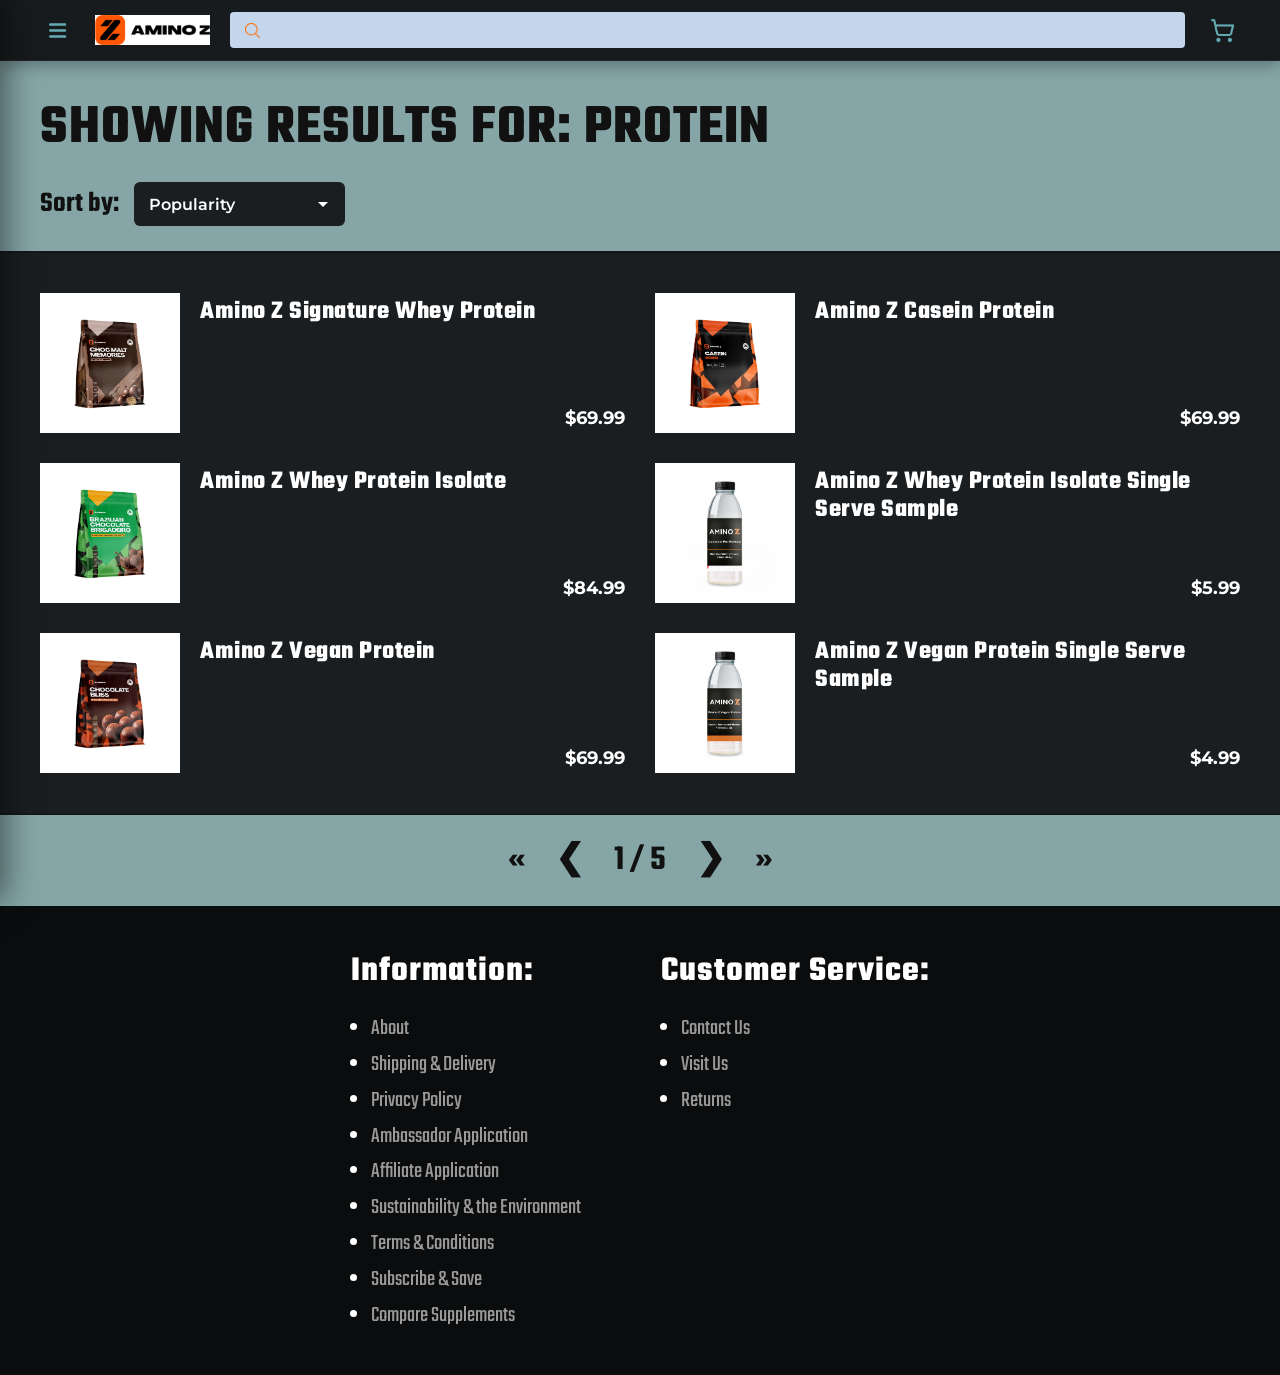
<file: html/results.html>
<!DOCTYPE html>
<html lang="en">
<head>
    <meta charset="UTF-8">
    <meta name="viewport" content="width=device-width, initial-scale=1.0">
    <title>Search Results: Protein - Amino Z</title>
    <link rel="stylesheet" href="../css/global.css">
    <link rel="stylesheet" href="../css/results.css">
</head>
<body>

<div class="menu-overlay" id="menu-overlay"></div>

    <aside class="side-menu" id="side-menu">
        <div class="side-menu-header">
            <img src="../assets/logo.png" alt="Amino Z Logo" class="side-menu-logo">
            <button type="button" class="close-menu-btn" id="close-menu-btn" aria-label="Close menu">✕</button>
        </div>
        <nav class="side-menu-nav">
            <a href="../index.html">Home</a>
            <a href="results.html">Shop All Protein</a>
            <a href="results.html">Pre-Workout</a>
            <a href="results.html">Vitamins & Wellness</a>
            <a href="search.html">Search Products</a>
            <a href="cart.html">Your Cart</a>
        </nav>
    </aside>

    <header>
        <nav aria-label="Main Navigation" class="top-nav-bar">
            <button class="menu-toggle" aria-label="Open Menu">
                <img src="../assets/menu_icon.png" alt="Menu icon">
            </button>
            
            <a href="../index.html" class="brand-logo" aria-label="Home">
                <img src="../assets/logo.png" alt="Amino Z Logo">
            </a>

            <div class="header-search-container">
                <img src="../assets/search_icon.png" alt="Search icon" class="search-glass-icon">
                <input type="text" placeholder="" aria-label="Search">
            </div>
            
            <a href="cart.html" class="cart-link" aria-label="Cart">
                <div class="cart-icon-wrapper">
                    <img src="../assets/cart_icon.png" alt="Cart icon">
                    <span class="cart-badge" id="cart-badge">0</span>
                </div>
            </a>
        </nav>
    </header>

<main class="results-page-main">
        
        <section class="results-header-section">
            <div class="content-wrapper">
                <h1>Showing results for: Protein</h1>
                
                <div class="sort-dropdown-group">
                    <label for="sort-filter">Sort by:</label>
                    <select id="sort-filter" name="sort">
                        <option value="popularity">Popularity</option>
                        <option value="relevance">Relevance</option>
                        <option value="price-low">Price: Low to High</option>
                        <option value="price-high">Price: High to Low</option>
                        <option value="rating">Highest Rated</option>
                    </select>
                </div>
            </div>
        </section>

        <section class="product-grid-band">
            <div class="content-wrapper">
                <div class="product-results-list">
                    
                    <article class="product-card">

                        <a href="product.html" class="product-image" aria-label="View Amino Z Signature Whey Protein">
                            <img src="../assets/product1.jpg" alt="Amino Z Signature Whey Protein">
                        </a>
                        <div class="product-details">
                            <h2><a href="product.html">Amino Z Signature Whey Protein</a></h2>
                            <span class="price">$69.99</span>
                        </div>
                    </article>

                    <article class="product-card">
                        <a href="product3.html" class="product-image" aria-label="View Amino Z Casein Protein">
                            <img src="../assets/product3.jpg" alt="Amino Z Casein Protein">
                        </a>
                        <div class="product-details">
                            <h2><a href="product3.html">Amino Z Casein Protein</a></h2>
                            <span class="price">$69.99</span>
                        </div>
                    </article>

                    <article class="product-card">
                        <a href="product2.html" class="product-image" aria-label="View Amino Z Whey Protein Isolate">
                            <img src="../assets/product2.jpg" alt="Amino Z Whey Protein Isolate">
                        </a>
                        <div class="product-details">
                            <h2><a href="product2.html">Amino Z Whey Protein Isolate</a></h2>
                            <span class="price">$84.99</span>
                        </div>
                    </article>

                    <article class="product-card">
                        <a href="product.html" class="product-image" aria-label="View WPI Single Serve Sample">
                            <img src="../assets/product4.png" alt="WPI Single Serve Sample">
                        </a>
                        <div class="product-details">
                            <h2><a href="product.html">Amino Z Whey Protein Isolate Single Serve Sample</a></h2>
                            <span class="price">$5.99</span>
                        </div>
                    </article>

                    <article class="product-card">
                        <a href="product.html" class="product-image" aria-label="View Amino Z Vegan Protein">
                            <img src="../assets/product5.jpg" alt="Amino Z Vegan Protein">
                        </a>
                        <div class="product-details">
                            <h2><a href="product.html">Amino Z Vegan Protein</a></h2>
                            <span class="price">$69.99</span>
                        </div>
                    </article>

                    <article class="product-card">
                        <a href="product.html" class="product-image" aria-label="View Vegan Single Serve Sample">
                            <img src="../assets/product6.jpg" alt="Vegan Single Serve Sample">
                        </a>
                        <div class="product-details">
                            <h2><a href="product.html">Amino Z Vegan Protein Single Serve Sample</a></h2>
                            <span class="price">$4.99</span>
                        </div>
                    </article>

                </div>
            </div>
        </section>

       <section class="pagination-section">
            <div class="content-wrapper">
                <nav class="pagination-controls" aria-label="Pagination Navigation">
                    <a href="#" class="page-text first-page" aria-label="First page">&#171;</a>
                    <a href="#" class="page-text prev-page" aria-label="Previous page">&#10094;</a>
                    <span class="page-indicator">1 / 5</span>
                    <a href="#" class="page-text next-page" aria-label="Next page">&#10095;</a>
                    <a href="#" class="page-text last-page" aria-label="Last page">&#187;</a>
                </nav>
            </div>
        </section>

    </main>

    <footer>
        <div class="footer-section">
            
            <nav class="info-column" aria-label="Information Links">
                <h3>Information:</h3>
                <ul>
                    <li><a href="#">About</a></li>
                    <li><a href="#">Shipping & Delivery</a></li>
                    <li><a href="#">Privacy Policy</a></li>
                    <li><a href="#">Ambassador Application</a></li>
                    <li><a href="#">Affiliate Application</a></li>
                    <li><a href="#">Sustainability & the Environment</a></li>
                    <li><a href="#">Terms & Conditions</a></li>
                    <li><a href="#">Subscribe & Save</a></li>
                    <li><a href="#">Compare Supplements</a></li>
                </ul>
            </nav>

            <nav class="footer-column" aria-label="Customer Service Links">
                <h3>Customer Service:</h3>
                <ul>
                    <li><a href="#">Contact Us</a></li>
                    <li><a href="#">Visit Us</a></li>
                    <li><a href="#">Returns</a></li>
                </ul>
            </nav>

        </div>
    </footer>

    <script src="../js/results.js" defer></script>
    <script src="../js/global.js"></script>
</body>
</html>
</file>
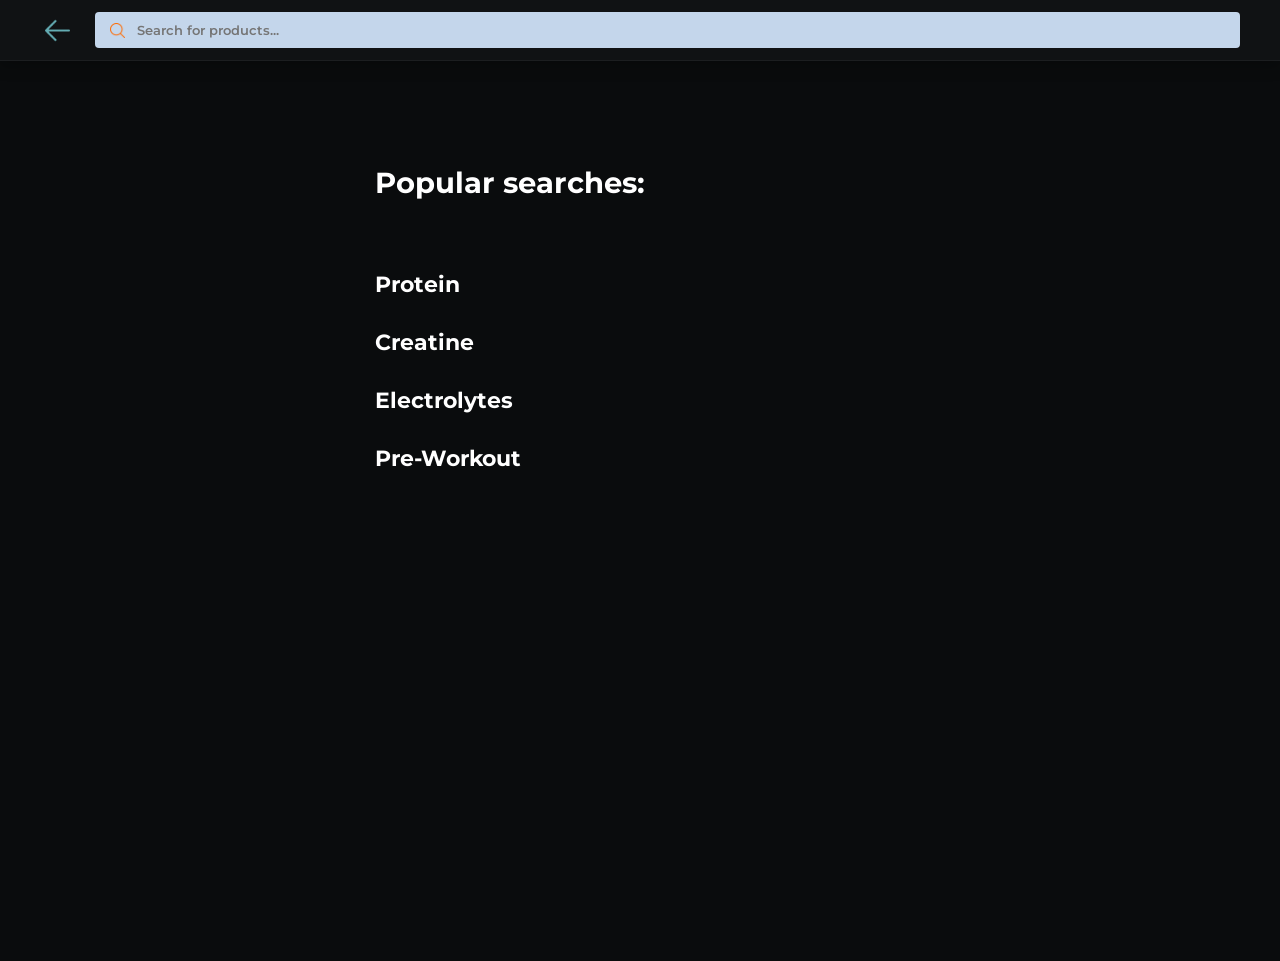
<file: html/search.html>
<!DOCTYPE html>
<html lang="en">
<head>
    <meta charset="UTF-8">
    <meta name="viewport" content="width=device-width, initial-scale=1.0">
    <title>Search - Amino Z</title>
    <link rel="stylesheet" href="../css/global.css">
    <link rel="stylesheet" href="../css/search.css">
</head>
<body>

    <header>
        <form action="results.html" method="GET" style="width: 100%; margin: 0;">
            <nav class="top-nav-bar">
                
                <button type="button" class="menu-toggle back-arrow" id="back-button" aria-label="Go back">
                    <img src="../assets/back_arrow.png" alt="Back" style="transform: scaleX(-1);">
                </button>

                <div class="header-search-container">
                    <img src="../assets/search_icon.png" alt="Search icon" class="search-glass-icon" id="submit-search-icon">
                    <input type="text" id="main-search-bar" name="query" placeholder="Search for products..." aria-label="Search query" autofocus>
                    <button type="button" id="clear-btn" class="clear-search-btn" aria-label="Clear search">✕</button>
                </div>

            </nav>
        </form>
    </header>
    
    <main class="search-page-main">
        <section class="popular-searches-section">
            <h1>Popular searches:</h1>
            
            <ul class="search-suggestions-list">
                <li><a href="results.html">Protein</a></li>
                <li><a href="results.html">Creatine</a></li>
                <li><a href="results.html">Electrolytes</a></li>
                <li><a href="results.html">Pre-Workout</a></li>
            </ul>
        </section>
    </main>

    <script src="../js/search.js"></script>

</body>
</html>
</file>
<file: css/global.css>
@import url('https://fonts.googleapis.com/css2?family=Montserrat:wght@400;500;600;700;900&family=Teko:wght@400;600;700&display=swap');

:root {
    --bg-dark: #0a0c0d;
    --brand-orange: #ff6a00;
    --brand-teal: #85a5a6;
    --text-light: #ffffff;
    
    --filter-teal: invert(68%) sepia(13%) saturate(1142%) hue-rotate(137deg) brightness(91%) contrast(85%);
    --filter-orange: invert(48%) sepia(95%) saturate(2811%) hue-rotate(359deg) brightness(101%) contrast(106%);
}

* {
    box-sizing: border-box;
}

body {
    margin: 0;
    font-family: 'Montserrat', sans-serif;
}

header {
    padding: 12px 30px; 
    background-color: rgba(17, 20, 22, 0.95); 
    backdrop-filter: blur(10px);
    -webkit-backdrop-filter: blur(10px);
    border-bottom: 1px solid rgba(255, 255, 255, 0.05);
    box-shadow: 0 4px 15px rgba(0, 0, 0, 0.3); 
    position: sticky;
    top: 0;
    z-index: 1000;
}

.top-nav-bar {
    display: flex;
    justify-content: space-between;
    align-items: center;
    gap: 20px; 
    max-width: 1200px; 
    margin: 0 auto;
}

.brand-logo img {
    height: 30px; 
    display: block;
}

.menu-toggle, .cart-link {
    background: transparent;
    border: none;
    padding: 5px; 
    cursor: pointer;
    display: flex;
    align-items: center;
    justify-content: center;
}

.menu-toggle img, .cart-link img {
    width: 25px;
    filter: var(--filter-teal);
    transition: transform 0.2s ease, filter 0.2s ease;
}

.menu-toggle:hover img, .cart-link:hover img {
    transform: scale(1.1);
    filter: var(--filter-orange);
}

.header-search-container {
    flex-grow: 1; 
    background-color: #c4d6eb; 
    display: flex;
    align-items: center;
    padding: 5px 15px; 
    border-radius: 4px; 
    height: 36px; 
}

.search-glass-icon {
    width: 15px !important; 
    filter: var(--filter-orange); 
    margin-right: 10px; 
    cursor: pointer;
    transition: transform 0.2s ease, filter 0.2s ease; 
}

.search-glass-icon:hover {
    transform: scale(1.15);
    filter: var(--filter-teal); 
}

.header-search-container input {
    background: transparent;
    border: none;
    outline: none;
    width: 100%;
    color: #111;
    font-family: 'Montserrat', sans-serif; 
    font-weight: 600;
}

footer {
    background-color: #0a0c0d;
    padding: 40px 20px;
}

.footer-section {
    display: flex;
    justify-content: center; 
    gap: 80px; 
    font-family: 'Teko', sans-serif;
}

.footer-section h3 {
    font-size: 2.2rem;
    letter-spacing: 1px;
    margin-top: 0;
    margin-bottom: 15px;
    color: white;
}

.info-column ul, 
.footer-column ul {
    list-style-type: disc; 
    padding-left: 20px;    
    color: white;   
    font-size: 1.4rem;
    line-height: 1.6;
    margin: 0;
}

.footer-section a {
    color: #999;
    text-decoration: none;
    transition: color 0.3s ease;
}

.footer-section a:hover {
    color: var(--brand-orange);
}

.cart-icon-wrapper {
    position: relative;
    display: flex;
    align-items: center;
    justify-content: center;
}

.cart-badge {
    position: absolute;
    top: -6px;
    right: -10px;
    background-color: var(--brand-orange);
    color: white;
    font-family: 'Montserrat', sans-serif;
    font-size: 0.75rem;
    font-weight: 700;
    min-width: 20px;
    height: 20px;
    display: flex;
    align-items: center;
    justify-content: center;
    border-radius: 20px;
    border: 2px solid #111416; 
    transition: transform 0.2s cubic-bezier(0.175, 0.885, 0.32, 1.275), opacity 0.2s ease;
    opacity: 0;
    transform: scale(0);
    padding: 0 4px;
}

.cart-badge.visible {
    opacity: 1;
    transform: scale(1);
}

.cart-badge.bump {
    transform: scale(1.3);
}

.menu-overlay {
    position: fixed;
    top: 0; 
    left: 0; 
    width: 100vw; 
    height: 100vh;
    background: rgba(0, 0, 0, 0.6);
    backdrop-filter: blur(4px);
    -webkit-backdrop-filter: blur(4px);
    z-index: 10000;
    opacity: 0;
    pointer-events: none;
    transition: opacity 0.3s ease;
}

.menu-overlay.open {
    opacity: 1;
    pointer-events: auto;
}

.side-menu {
    position: fixed;
    top: 0; 
    left: 0; 
    width: 320px; 
    max-width: 85vw; 
    height: 100vh;
    background-color: #1a1e21;
    z-index: 10001;
    transform: translateX(-100%);
    transition: transform 0.4s cubic-bezier(0.16, 1, 0.3, 1);
    display: flex;
    flex-direction: column;
    box-shadow: 5px 0 30px rgba(0, 0, 0, 0.5);
}

.side-menu.open {
    transform: translateX(0);
}

.side-menu-header {
    display: flex;
    justify-content: space-between;
    align-items: center;
    padding: 25px 30px;
    border-bottom: 1px solid rgba(255, 255, 255, 0.05);
}

.side-menu-logo {
    height: 25px;
}

.close-menu-btn {
    background: none; 
    border: none; 
    color: white;
    font-size: 1.5rem; 
    cursor: pointer; 
    transition: color 0.2s ease, transform 0.2s ease;
    padding: 5px;
}

.close-menu-btn:hover {
    color: var(--brand-orange);
    transform: scale(1.1);
}

.side-menu-nav {
    display: flex; 
    flex-direction: column; 
    padding: 20px 0;
    overflow-y: auto;
}

.side-menu-nav a {
    color: white; 
    text-decoration: none; 
    font-family: 'Teko', sans-serif;
    font-size: 2.2rem; 
    padding: 15px 30px; 
    letter-spacing: 1px;
    border-left: 0px solid var(--brand-orange);
    transition: all 0.3s ease;
}

.side-menu-nav a:hover {
    background: rgba(255, 106, 0, 0.05); 
    color: var(--brand-orange);
    padding-left: 40px;
    border-left: 4px solid var(--brand-orange);
}

@media (max-width: 768px) {
    header {
        padding: 12px 20px;
    }
    
    .top-nav-bar {
        flex-wrap: nowrap; 
        gap: 15px;
    }
    
    .brand-logo img {
        height: 24px;
    }
    
    .header-search-container {
        flex-grow: 0;
        margin-left: auto; 
        background-color: transparent;
        padding: 0;
    }
    
    .header-search-container input {
        display: none; 
    }
    
    .search-glass-icon {
        width: 20px !important; 
        margin-right: 0;
    }
    
    .footer-section {
        flex-direction: column;
        gap: 30px;
        align-items: flex-start;
        padding-left: 10px;
    }
    
    .footer-section h3 {
        font-size: 2rem;
        margin-bottom: 5px;
    }
    
    .side-menu {
        width: 85vw;
    }
}
</file>
<file: css/homepage.css>
body {
    margin: 0;
    background-color: #92b9bd;
    background-image: url('../assets/hero.png');
    background-size: cover;
    background-position: center;
    background-attachment: fixed;
    color: var(--text-light);
    font-family: 'Montserrat', sans-serif;
}

.content-wrapper {
    max-width: 1200px;
    margin: 0 auto;
    width: 100%;
}

.hero-banner {
    padding: 120px 30px 60px 30px;
    min-height: 600px;
    display: flex;
    flex-direction: column;
    justify-content: center;
}

.shop-now-link {
    text-decoration: none;
    display: inline-block;
    transition: transform 0.3s ease;
}

.shop-now-link:hover {
    transform: scale(1.02);
}

.hero-banner h1 {
    font-family: 'Teko', sans-serif;
    font-size: 8.5rem;
    text-transform: uppercase;
    color: #ffffff;
    margin: 0;
    font-weight: 700;
    letter-spacing: 2px;
    line-height: 0.9;
    text-shadow: 2px 4px 15px rgba(0, 0, 0, 0.4);
}

.hero-banner p {
    color: #ffffff;
    font-size: 2.2rem;
    margin-top: 10px;
    font-weight: 600;
    text-shadow: 1px 2px 8px rgba(0, 0, 0, 0.4);
}

.fitness-goals {
    background-image: url('../assets/section.png');
    background-size: cover;
    background-position: center;
    background-attachment: fixed;
    padding: 60px 30px 120px 30px;
    text-align: center;
}

.fitness-goals h2 {
    font-family: 'Teko', sans-serif;
    color: #ffffff;
    margin: 0 0 50px 0;
    font-size: 4rem;
    font-weight: 700;
    letter-spacing: 1px;
    text-shadow: 2px 4px 15px rgba(0, 0, 0, 0.6);
}

.goal-grid {
    display: grid;
    grid-template-columns: 1fr 1fr;
    grid-template-rows: 1fr 1fr;
    gap: 30px;
    max-width: 1200px;
    margin: 0 auto;
    height: 450px;
}

.goal-grid a {
    display: flex;
    justify-content: center;
    align-items: center;
    width: 100%;
    height: 100%;
    font-family: 'Teko', sans-serif;
    text-decoration: none;
    color: white;
    font-size: 4rem;
    font-weight: 600;
    line-height: 1;
    text-shadow: 2px 4px 10px rgba(0, 0, 0, 0.5);
    background: rgba(17, 20, 22, 0.35);
    backdrop-filter: blur(12px);
    -webkit-backdrop-filter: blur(12px);
    border: 1px solid rgba(255, 255, 255, 0.15);
    border-radius: 12px;
    box-shadow: 0 15px 35px rgba(0, 0, 0, 0.2);
    transition: all 0.4s ease;
}

.goal-grid a:hover {
    color: var(--brand-orange);
    background: rgba(17, 20, 22, 0.75);
    border-color: var(--brand-orange);
    transform: translateY(-8px);
    box-shadow: 0 20px 40px rgba(0, 0, 0, 0.4);
    text-shadow: 0 0 15px rgba(255, 106, 0, 0.5);
}

.fade-up-item {
    opacity: 0;
    transform: translateY(30px);
    transition: opacity 0.8s ease, transform 0.8s ease;
}

.fade-up-item.visible {
    opacity: 1;
    transform: translateY(0);
}

@media (max-width: 768px) {
    body {
        background-position: 85% top;
    }
    
    .hero-banner {
        padding: 40px 20px; 
        min-height: 450px;
        align-items: center; 
        text-align: center;
        justify-content: center; 
    }
    
    .hero-banner h1 {
        font-size: 4.5rem;
        letter-spacing: 1px;
    }
    
    .hero-banner p {
        font-size: 1.5rem;
    }
    
    .fitness-goals {
        padding: 60px 20px;
    }
    
    .fitness-goals h2 {
        font-size: 3rem;
        margin-bottom: 30px;
    }
    
    .goal-grid {
        grid-template-columns: 1fr;
        grid-template-rows: auto;
        height: auto;
        gap: 15px;
    }
    
    .goal-grid a {
        height: 120px;
        font-size: 3rem;
    }
}
</file>
<file: css/cart.css>
@import url('https://fonts.googleapis.com/css2?family=Montserrat:wght@400;600;700&family=Teko:wght@400;500;600;700&display=swap');

body {
    margin: 0;
    font-family: 'Montserrat', sans-serif;
    background-color: #85a5a6; 
}

.cart-overlay {
    position: fixed;
    top: 0;
    left: 0;
    width: 100%;
    height: 100%;
    background-color: #85a5a6; 
    display: flex;
    justify-content: center;
    z-index: 9999;
    overflow-y: auto;
}

.cart-drawer {
    width: 100%;
    max-width: 800px;
    padding: 30px 20px;
    display: flex;
    flex-direction: column;
}

.cart-header {
    display: flex;
    justify-content: space-between;
    align-items: center;
    margin-bottom: 25px;
}

.cart-header h2 {
    font-family: 'Teko', sans-serif;
    font-size: 3.5rem;
    font-weight: 700;
    color: #111;
    margin: 0;
    letter-spacing: 1px;
}

.close-cart-btn {
    background: transparent;
    border: none;
    cursor: pointer;
    padding: 5px;
    transition: transform 0.2s ease;
}

.close-cart-btn svg {
    width: 45px;
    height: 45px;
}

.close-cart-btn:hover {
    transform: scale(1.1);
}

.cart-items-container {
    display: flex;
    flex-direction: column;
    gap: 20px;
    margin-bottom: 30px;
}

.cart-item {
    background-color: #1a1e21; 
    display: flex;
    height: 160px; 
    box-shadow: 0 10px 20px rgba(0,0,0,0.15);
    box-sizing: border-box;
    overflow: hidden;
}

.cart-item-image {
    background-color: white;
    width: 160px;
    min-width: 160px;
    height: 100%;
    display: flex;
    justify-content: center;
    align-items: center;
    padding: 10px;
    box-sizing: border-box;
}

.cart-item-image img {
    max-width: 100%;
    max-height: 100%;
    object-fit: contain;
}

.cart-item-details {
    padding: 20px 25px;
    display: flex;
    flex-direction: column;
    justify-content: space-between;
    width: 100%;
    box-sizing: border-box;
}

.item-title {
    margin: 0;
}

.item-title a {
    font-family: 'Teko', sans-serif;
    font-size: 1.8rem;
    font-weight: 500;
    color: #c4d6eb; 
    text-decoration: none;
    line-height: 1.1;
    letter-spacing: 0.5px;
    transition: color 0.2s ease;
}

.item-title a:hover {
    color: #ff6a00;
}

.item-bottom-row {
    display: flex;
    justify-content: space-between;
    align-items: center;
    font-family: 'Teko', sans-serif;
    font-size: 1.6rem;
    color: white;
}

.qty-wrapper {
    display: flex;
    align-items: center;
    gap: 15px;
}

.quantity-controls {
    display: flex;
    align-items: center;
}

.qty-btn {
    background: transparent;
    border: none;
    color: white;
    font-family: 'Teko', sans-serif;
    font-size: 1.8rem;
    cursor: pointer;
    padding: 0 10px;
    transition: color 0.2s ease;
}

.qty-btn:hover {
    color: #ff6a00;
}

.qty-input {
    background: transparent;
    border: none;
    color: white;
    font-family: 'Teko', sans-serif;
    font-size: 1.6rem;
    width: 40px;
    text-align: center;
    padding: 0;
    margin: 0;
}

.qty-input:focus {
    outline: none;
    color: #ff6a00;
}

.qty-input::-webkit-outer-spin-button,
.qty-input::-webkit-inner-spin-button {
    -webkit-appearance: none;
    margin: 0;
}

.item-total {
    font-weight: 600;
}

.cart-summary-section {
    display: flex;
    justify-content: space-between;
    align-items: center;
    margin-top: 10px;
    margin-bottom: 40px;
}

.subtotal-label {
    font-family: 'Teko', sans-serif;
    font-size: 2.2rem;
    font-weight: 700;
    color: #111;
    margin: 0;
}

.checkout-btn {
    background-color: #1a1e21;
    color: white;
    font-family: 'Teko', sans-serif;
    font-size: 1.8rem;
    font-weight: 600;
    text-decoration: none;
    padding: 6px 45px;
    border-radius: 6px; 
    transition: background-color 0.3s ease, transform 0.2s ease;
}

.checkout-btn:hover {
    background-color: #ff6a00;
    transform: translateY(-2px);
}

.upsell-section {
    padding: 0;
}

.upsell-heading {
    font-family: 'Teko', sans-serif;
    font-size: 2.2rem;
    font-weight: 700;
    color: #111;
    margin: 0 0 15px 0;
}

.upsell-grid {
    display: grid;
    grid-template-columns: 1fr 1fr;
    gap: 20px;
}

.upsell-item {
    background-color: #1a1e21;
    display: flex;
    align-items: center;
    padding: 10px;
    border-radius: 8px;
    box-shadow: 0 5px 15px rgba(0,0,0,0.1);
}

.upsell-image {
    background-color: white;
    width: 60px;
    height: 60px;
    display: flex;
    justify-content: center;
    align-items: center;
    border-radius: 4px;
    margin-right: 15px;
    padding: 5px;
}

.upsell-image img {
    max-width: 100%;
    max-height: 100%;
    object-fit: contain;
}

.upsell-details {
    flex-grow: 1;
    display: flex;
    flex-direction: column;
}

.upsell-details h4 {
    margin: 0;
    color: white;
    font-family: 'Teko', sans-serif;
    font-size: 1.4rem;
    font-weight: 400;
    line-height: 1.1;
    margin-bottom: 5px;
}

.upsell-price {
    color: #c4d6eb;
    font-family: 'Montserrat', sans-serif;
    font-weight: 700;
    font-size: 0.9rem;
}

.quick-add-btn {
    background: transparent;
    border: 2px solid #ff6a00;
    color: #ff6a00;
    width: 35px;
    height: 35px;
    border-radius: 50%;
    font-size: 1.5rem;
    font-weight: bold;
    display: flex;
    justify-content: center;
    align-items: center;
    cursor: pointer;
    transition: all 0.3s ease;
    margin-left: 10px;
}

.quick-add-btn:hover {
    background-color: #ff6a00;
    color: white;
}

@media (max-width: 768px) {
    .cart-drawer {
        padding: 20px 15px;
    }
    .cart-header h2 {
        font-size: 2.5rem;
    }
    .cart-item {
        height: auto;
        flex-direction: column;
    }
    .cart-item-image {
        width: 100%;
        height: 140px;
        min-width: unset;
    }
    .cart-item-details {
        padding: 15px;
    }
    .item-bottom-row {
        margin-top: 15px;
    }
    .subtotal-label {
        font-size: 1.8rem;
    }
    .checkout-btn {
        padding: 6px 25px;
        font-size: 1.5rem;
    }
    .upsell-grid {
        grid-template-columns: 1fr;
    }
}
</file>
<file: css/checkout.css>
body {
    background: linear-gradient(135deg, #9bbbc0 0%, #759c9d 100%); 
    background-attachment: fixed; 
}

.checkout-page-main {
    max-width: 1200px;
    margin: 0 auto;
    padding: 40px 20px;
}

.checkout-page-title {
    font-family: 'Teko', sans-serif;
    font-size: 3.5rem;
    color: #111;
    margin: 0 0 30px 0;
    text-transform: uppercase;
}

.checkout-layout {
    display: grid;
    grid-template-columns: 1.2fr 0.8fr;
    gap: 50px;
    align-items: start;
}

.checkout-step {
    border: none;
    margin-bottom: 20px;
    border-radius: 8px; 
    overflow: hidden;
    background: #fff;
    box-shadow: 0 4px 15px rgba(0,0,0,0.1); 
    transition: all 0.3s ease;
}

.checkout-step.locked {
    opacity: 0.6;
    pointer-events: none; 
    background: #f9f9f9;
}

.step-header {
    display: flex;
    justify-content: space-between;
    align-items: center;
    background-color: #1a1e21; 
    color: white;
    padding: 20px 25px;
    cursor: default; 
}

.step-header h2 {
    margin: 0;
    font-family: 'Teko', sans-serif;
    font-size: 2rem; 
    letter-spacing: 0.5px;
}

.checkout-step .edit-btn {
    display: none;
    color: #ff6a00; 
    font-family: 'Montserrat', sans-serif;
    font-size: 0.9rem;
    font-weight: bold;
    text-transform: uppercase;
    cursor: pointer;
    transition: color 0.3s ease;
}

.checkout-step .edit-btn:hover {
    color: white;
}

.checkout-step.completed .edit-btn {
    display: block;
}

.checkout-step.completed .step-header {
    cursor: pointer;
}

.step-content {
    display: none; 
    padding: 30px;
}

.checkout-step.active .step-content {
    display: block;
    animation: smoothReveal 0.5s cubic-bezier(0.16, 1, 0.3, 1) forwards;
}

@keyframes smoothReveal {
    0% { opacity: 0; transform: translateY(-10px); }
    100% { opacity: 1; transform: translateY(0); }
}

.input-group {
    margin-bottom: 20px;
    display: flex;
    flex-direction: column;
}

.input-group label {
    margin-bottom: 8px;
    color: #111;
    font-weight: 700;
    font-size: 0.95rem;
}

.input-group input, 
.input-group textarea {
    padding: 14px;
    border: 1px solid #ccc;
    border-radius: 6px;
    font-family: 'Montserrat', sans-serif;
    font-size: 1rem;
    transition: border-color 0.3s ease;
}

.input-group input:focus, 
.input-group textarea:focus {
    outline: none;
    border-color: #ff6a00; 
}

.payment-row {
    display: flex;
    gap: 20px;
}

.half-width {
    flex: 1;
}

.confirm-btn, .place-order-btn {
    background-color: #ff6a00; 
    color: white;
    border: none;
    padding: 16px 20px;
    font-family: 'Montserrat', sans-serif;
    font-size: 1.1rem;
    font-weight: 700;
    text-transform: uppercase;
    border-radius: 6px;
    cursor: pointer;
    width: 100%;
    margin-top: 10px;
    transition: background-color 0.3s ease, transform 0.2s ease;
}

.confirm-btn:hover, .place-order-btn:hover {
    background-color: #e65c00;
    transform: translateY(-2px);
}

.order-summary-column {
    position: sticky;
    top: 0; 
    height: calc(100vh - 60px); 
    display: flex;
    align-items: center; 
}

.summary-box {
    width: 100%;
    background-color: rgba(26, 30, 33, 0.95);
    border-radius: 12px;
    padding: 30px;
    color: white;
    box-shadow: 0 15px 35px rgba(0,0,0,0.2);
}

.summary-box h2 {
    font-family: 'Teko', sans-serif;
    font-size: 2.5rem;
    margin: 0 0 25px 0;
    border-bottom: 1px solid rgba(255,255,255,0.1);
    padding-bottom: 15px;
}

.summary-items {
    display: flex;
    flex-direction: column;
    gap: 20px;
    margin-bottom: 25px;
    max-height: 35vh;
    overflow-y: auto; 
    padding-right: 10px;
}

.summary-items::-webkit-scrollbar {
    width: 6px;
}

.summary-items::-webkit-scrollbar-thumb {
    background-color: #ff6a00;
    border-radius: 10px;
}

.summary-item {
    display: flex;
    gap: 15px;
    align-items: center;
}

.summary-item-img {
    width: 65px;
    height: 65px;
    background: white;
    border-radius: 8px;
    padding: 5px;
    display: flex;
    justify-content: center;
    align-items: center;
    flex-shrink: 0;
}

.summary-item-img img {
    max-width: 100%;
    max-height: 100%;
    object-fit: contain;
}

.summary-item-info {
    flex-grow: 1;
}

.summary-item-title {
    font-size: 0.9rem;
    font-weight: 600;
    margin: 0 0 5px 0;
    line-height: 1.3;
}

.summary-item-variant {
    font-size: 0.8rem;
    color: #85a5a6;
    margin: 0;
}

.summary-item-price {
    font-weight: 700;
    font-size: 1.1rem;
}

.summary-totals {
    border-top: 1px solid rgba(255,255,255,0.1);
    padding-top: 20px;
}

.totals-row {
    display: flex;
    justify-content: space-between;
    font-size: 1rem;
    margin-bottom: 12px;
    font-weight: 500;
}

.grand-total {
    font-family: 'Teko', sans-serif;
    font-size: 2.2rem;
    font-weight: 600;
    margin-top: 20px;
    margin-bottom: 0;
    color: #ff6a00;
}

@media (max-width: 900px) {
    .checkout-layout {
        grid-template-columns: 1fr;
    }
    .order-summary-column {
        position: relative;
        top: 0;
        height: auto;
        grid-row: 1; 
        margin-bottom: 30px;
    }
    .payment-row {
        flex-direction: column; 
        gap: 0px; 
    }
}
</file>
<file: css/confirmation.css>
* {
    box-sizing: border-box;
}

body {
    margin: 0;
    background: linear-gradient(135deg, #9bbbc0 0%, #759c9d 100%); 
    background-attachment: fixed;
    font-family: 'Montserrat', sans-serif;
    color: #111;
}

.brand-logo img {
    max-height: 45px; 
    width: auto;  
    object-fit: contain;
}

.confirmation-main {
    display: flex;
    justify-content: center;
    align-items: center;
    min-height: 85vh; 
    padding: 20px;
}

.success-message {
    background-color: rgba(255, 255, 255, 0.95); 
    border-top: 6px solid #ff6a00; 
    border-radius: 12px;
    padding: 50px 40px;
    text-align: center;
    max-width: 500px;
    width: 100%;
    box-shadow: 0 15px 40px rgba(0,0,0,0.15); 
    opacity: 0;
    animation: slideUpFade 0.6s ease-out forwards;
}

@keyframes slideUpFade {
    0% { opacity: 0; transform: translateY(40px); }
    100% { opacity: 1; transform: translateY(0); }
}

.success-message h1 {
    color: #111;
    margin-bottom: 15px;
    font-family: 'Teko', sans-serif;
    font-size: 3rem;
    letter-spacing: 1px;
    line-height: 1.1;
}

.success-message p {
    color: #333;
    margin-bottom: 35px;
    line-height: 1.6;
    font-size: 1.1rem;
    font-weight: 600;
}

.back-home-btn {
    display: inline-block;
    background-color: #ff6a00; 
    color: white;
    text-decoration: none;
    padding: 15px 35px;
    border-radius: 6px;
    font-family: 'Montserrat', sans-serif;
    font-size: 1rem;
    font-weight: 700;
    text-transform: uppercase;
    transition: background-color 0.3s ease, transform 0.2s ease, box-shadow 0.2s ease;
}

.back-home-btn:hover {
    background-color: #e65c00;
    transform: translateY(-3px);
    box-shadow: 0 6px 20px rgba(255, 106, 0, 0.4);
}

.back-home-btn:active {
    transform: translateY(1px);
}

.check-circle {
    width: 80px;
    height: 80px;
    border-radius: 50%;
    background-color: rgba(39, 174, 96, 0.1); 
    border: 3px solid #27ae60; 
    display: flex;
    justify-content: center;
    align-items: center;
    margin: 0 auto 25px auto; 
    transform: scale(0);
    animation: popIn 0.6s cubic-bezier(0.175, 0.885, 0.32, 1.275) forwards;
    animation-delay: 0.3s; 
}

.check-circle span {
    color: #27ae60; 
    font-size: 40px;
    font-weight: bold;
}

@keyframes popIn {
    0% { transform: scale(0); }
    100% { transform: scale(1); }
}
</file>
<file: css/product.css>
body {
    background: linear-gradient(135deg, #9bbbc0 0%, #759c9d 100%); 
}

.product-page-main {
    color: #111; 
    padding: 30px; 
    min-height: 100vh;
}

.page-content-wrapper {
    max-width: 1200px;
    margin: 0 auto;
}

.split-layout-container {
    display: grid;
    grid-template-columns: 1fr 1fr;
    gap: 50px;
    align-items: stretch; 
    margin-bottom: 50px;
}

.product-visuals {
    display: flex;
    flex-direction: column;
}

.product-image-container {
    background-color: white;
    padding: 40px;
    border-radius: 12px; 
    display: flex;
    justify-content: center;
    align-items: center;
    box-shadow: 0 15px 35px rgba(0,0,0,0.2); 
    flex-grow: 1;
    height: 100%;
}

.product-image-container img {
    max-width: 100%;
    height: auto;
    object-fit: contain;
}

.product-details-box {
    display: flex;
    flex-direction: column;
    justify-content: space-between;
}

.product-header-group {
    margin-bottom: 30px;
}

.product-header {
    margin-bottom: 25px;
}

.review-stars {
    color: #111;
    font-size: 1.2rem;
    margin-bottom: 10px;
}

.review-count {
    font-size: 0.9rem;
    color: #333;
    font-weight: 600;
}

.product-title {
    font-family: 'Teko', sans-serif; 
    font-size: 4rem;
    text-transform: uppercase;
    margin: 0 0 10px 0;
    line-height: 1;
    color: #111;
    text-shadow: 1px 1px 2px rgba(255,255,255,0.3); 
}

.product-price {
    font-size: 2.2rem; 
    color: #111;
    margin: 0;
}

.unit-label {
    font-size: 1.2rem;
    font-weight: 600;
    color: #333;
    margin-left: 5px;
}

.product-features-list {
    list-style: none;
    font-size: 1.1rem;
    font-weight: 700;
    padding: 0;
    margin: 0;
    display: flex;
    flex-direction: column;
    gap: 8px;
    color: #111;
}

.purchase-box {
    background-color: rgba(26, 30, 33, 0.95); 
    padding: 25px;
    border-radius: 12px;
    box-shadow: 0 10px 30px rgba(0,0,0,0.2);
    margin: 0;
}

.action-row {
    display: flex;
    align-items: flex-end;
    gap: 15px;
    flex-wrap: wrap;
}

.input-group {
    display: flex;
    flex-direction: column;
    gap: 8px;
}

.flex-grow {
    flex-grow: 1;
}

.input-group label {
    color: #c4d6eb;
    font-family: 'Teko', sans-serif;
    font-size: 1.4rem;
    letter-spacing: 0.5px;
    line-height: 1;
}

.hidden-label {
    visibility: hidden; 
}

select, .quantity-controls, .add-to-cart-btn {
    height: 52px;
    border-radius: 6px;
}

select {
    background-color: #2a3035;
    color: white;
    border: 1px solid #444;
    font-family: 'Montserrat', sans-serif;
    font-weight: 700;
    font-size: 1rem;
    padding: 0 40px 0 15px;
    cursor: pointer;
    appearance: none; 
    background-image: url('data:image/svg+xml;utf8,<svg fill="white" height="24" viewBox="0 0 24 24" width="24" xmlns="http://www.w3.org/2000/svg"><path d="M7 10l5 5 5-5z"/></svg>');
    background-repeat: no-repeat;
    background-position: right 10px center;
    width: 100%;
    min-width: 160px;
}

select:focus, .qty-btn:focus, #quantity-input:focus {
    outline: 2px solid #ff6a00;
}

.quantity-controls {
    display: flex;
    align-items: stretch;
    background-color: #2a3035;
    border: 1px solid #444;
    overflow: hidden;
    width: 120px;
}

.qty-btn {
    background: transparent;
    border: none;
    color: white;
    padding: 0 15px;
    cursor: pointer;
    font-weight: bold;
    font-size: 1.4rem;
    transition: background-color 0.2s ease, color 0.2s ease;
}

.qty-btn:hover {
    background-color: rgba(255,255,255,0.1);
    color: #ff6a00;
}

#quantity-input {
    background: transparent;
    border: none;
    color: white;
    width: 100%;
    text-align: center;
    font-family: 'Montserrat', sans-serif;
    font-weight: bold;
    font-size: 1.1rem;
    padding: 0;
    margin: 0;
}

#quantity-input::-webkit-outer-spin-button,
#quantity-input::-webkit-inner-spin-button {
    -webkit-appearance: none;
    margin: 0;
}

.add-to-cart-btn {
    background-color: #ff6a00;
    color: white;
    border: none;
    padding: 0 25px;
    font-size: 1.4rem;
    font-family: 'Teko', sans-serif;
    font-weight: 700;
    letter-spacing: 1px;
    cursor: pointer;
    transition: all 0.3s ease;
    width: 100%;
}

.add-to-cart-btn:hover {
    background-color: #e65c00;
    transform: translateY(-2px); 
}

.add-to-cart-btn.success {
    background-color: #27ae60; 
}

.product-information {
    max-width: 1000px;
    margin: 0 auto;
}

.info-accordion {
    margin-bottom: 16px; 
}

.info-accordion summary::-webkit-details-marker {
    display: none; 
}

.info-accordion summary {
    background-color: #1a1e21;
    color: white;
    padding: 18px 25px;
    border-radius: 8px;
    font-weight: 400;
    font-family: 'Teko', sans-serif;
    font-size: 2rem; 
    letter-spacing: 1px;
    list-style: none;
    display: flex;
    justify-content: space-between;
    align-items: center;
    cursor: pointer;
    transition: background-color 0.3s ease, box-shadow 0.3s ease;
    box-shadow: 0 4px 6px rgba(0,0,0,0.1);
}

.info-accordion summary:hover {
    background-color: #ff6a00;
}

.accordion-content {
    background-color: rgba(255,255,255,0.85); 
    color: #111;
    padding: 25px;
    border-radius: 0 0 8px 8px;
    font-size: 1rem; 
    line-height: 1.6; 
    border: 1px solid rgba(0,0,0,0.1);
    border-top: none;
}

.arrow-icon {
    font-size: 1.1rem;
    transition: transform 0.3s ease;
}

.info-accordion[open] .arrow-icon {
    transform: rotate(180deg);
}

@media (max-width: 900px) {
    .split-layout-container {
        grid-template-columns: 1fr;
    }
    .action-row {
        flex-direction: column;
        align-items: stretch;
    }
    .quantity-controls {
        width: 100%;
    }
    .hidden-label {
        display: none;
    }
}

.product-breadcrumbs {
    margin-bottom: 25px;
    font-family: 'Montserrat', sans-serif;
    font-size: 0.95rem;
    font-weight: 600;
}

.product-breadcrumbs ol {
    list-style: none;
    padding: 0;
    margin: 0;
    display: flex;
    flex-wrap: wrap; 
    align-items: center;
    gap: 10px;
}

.product-breadcrumbs li {
    display: inline-flex;
    align-items: center;
    color: #111; 
}

.product-breadcrumbs a {
    color: #444;
    text-decoration: none;
    transition: color 0.2s ease;
}

.product-breadcrumbs a:hover {
    color: #ff6a00; 
}

.product-breadcrumbs .separator {
    color: #555;
    font-size: 0.85rem;
    font-weight: 700;
    user-select: none;
}

.product-breadcrumbs li[aria-current="page"] {
    color: #111;
    font-weight: 700;
}

@media (max-width: 900px) {
    .product-breadcrumbs {
        font-size: 0.85rem;
        margin-bottom: 20px;
    }
}
</file>
<file: css/results.css>
body {
    background-color: #85a5a6; 
}

.results-page-main {
    display: flex;
    flex-direction: column;
}

.content-wrapper {
    max-width: 1200px;
    margin: 0 auto;
    width: 100%;
}

.results-header-section {
    padding: 40px 30px 25px 30px;
    color: #111;
}

.results-header-section h1 {
    font-family: 'Teko', sans-serif;
    font-size: 3.5rem;
    text-transform: uppercase;
    margin: 0 0 25px 0;
    line-height: 1;
    letter-spacing: 1px;
}

.sort-dropdown-group {
    display: flex;
    align-items: center;
    gap: 15px;
    font-family: 'Teko', sans-serif;
    font-size: 1.8rem;
    font-weight: 600;
}

select:focus {
    outline: 2px solid var(--brand-orange);
    outline-offset: 2px;
}

#sort-filter {
    background-color: #1a1e21;
    color: white;
    border: none;
    border-radius: 6px;
    font-family: 'Montserrat', sans-serif;
    font-weight: 600;
    font-size: 1rem;
    height: 44px;
    padding: 0 45px 0 15px;
    cursor: pointer;
    appearance: none; 
    background-image: url('data:image/svg+xml;utf8,<svg fill="white" height="24" viewBox="0 0 24 24" width="24" xmlns="http://www.w3.org/2000/svg"><path d="M7 10l5 5 5-5z"/></svg>');
    background-repeat: no-repeat;
    background-position: right 10px center;
    transition: background-color 0.3s ease;
}

#sort-filter:hover {
    background-color: var(--brand-orange);
}

.product-grid-band {
    background-color: #1a1e21; 
    padding: 40px 30px;
    border-top: 2px solid rgba(0,0,0,0.2);
    border-bottom: 2px solid rgba(0,0,0,0.2);
}

.product-results-list {
    display: grid;
    grid-template-columns: 1fr 1fr;
    gap: 30px;
}

.product-card {
    display: flex;
    gap: 20px;
    position: relative; 
    transition: background-color 0.3s ease;
}

.product-card:hover {
    background-color: rgba(255, 255, 255, 0.03);
    border-radius: 8px; 
}

.product-image {
    background-color: white;
    width: 140px;
    height: 140px;
    flex-shrink: 0;
    display: flex;
    justify-content: center;
    align-items: center;
    padding: 10px;
    transition: transform 0.3s ease;
    text-decoration: none;
    cursor: pointer;
}

.product-card:hover .product-image {
    transform: scale(1.05);
}

.product-image img {
    max-width: 100%;
    max-height: 100%;
    object-fit: contain;
}

.product-details {
    display: flex;
    flex-direction: column;
    justify-content: space-between;
    flex-grow: 1;
    padding-top: 5px;
    padding-bottom: 5px;
}

.product-details h2 {
    margin: 0;
    font-family: 'Teko', sans-serif;
    font-size: 1.6rem;
    line-height: 1.1;
    letter-spacing: 0.5px;
}

.product-details h2 a {
    color: white;
    text-decoration: none;
    transition: color 0.2s ease;
}

.product-details h2 a:hover {
    color: var(--brand-orange);
}


.product-details h2 a::after {
    content: "";
    position: absolute;
    top: 0;
    left: 0;
    width: 100%;
    height: 100%;
    z-index: 10; 
}

.price {
    color: white;
    font-family: 'Montserrat', sans-serif;
    font-weight: 700;
    font-size: 1.1rem;
    align-self: flex-end; 
}

.pagination-section {
    padding: 20px 30px;
}

.pagination-controls {
    display: flex;
    justify-content: center; 
    gap: 30px; 
    align-items: center;
    font-family: 'Teko', sans-serif;
    font-size: 2.2rem; 
    font-weight: 600;
    color: #111;
}

.page-text {
    color: #111;
    text-decoration: none;
    transition: color 0.2s ease, text-shadow 0.2s ease, transform 0.2s ease;
}

.page-text:hover {
    color: var(--brand-orange);
    text-shadow: 0 0 10px rgba(255, 106, 0, 0.4);
    transform: scale(1.1);
}

@media (max-width: 768px) {
    .results-header-section {
        padding: 25px 20px 15px 20px;
    }
    .results-header-section h1 {
        font-size: 2.8rem;
    }
    .sort-dropdown-group {
        font-size: 1.4rem;
        flex-direction: column;
        align-items: flex-start;
        gap: 10px;
    }
    #sort-filter {
        font-size: 0.9rem;
        padding: 0 35px 0 10px;
        height: 38px;
        width: 100%;
    }
    .product-grid-band {
        padding: 30px 15px;
    }
    .product-results-list {
        grid-template-columns: 1fr;
        gap: 20px;
    }
    .product-card {
        gap: 15px;
        background-color: rgba(255, 255, 255, 0.05);
        border-radius: 8px;
        padding: 10px;
    }
    .product-image {
        width: 100px;
        height: 100px;
        padding: 5px;
        border-radius: 4px;
    }
    .product-details h2 {
        font-size: 1.3rem;
    }
    .price {
        font-size: 1rem;
    }
    .pagination-section {
        padding: 20px 15px;
    }
    .pagination-controls {
        font-size: 1.8rem;
        gap: 15px; 
    }
}
</file>
<file: css/search.css>
body {
    background-color: var(--bg-dark);
}

.search-page-main {
    max-width: 600px;
    margin: 0 auto;
    min-height: 100vh;
    padding-bottom: 40px;
}

.popular-searches-section {
    padding: 50px 35px;
}

.popular-searches-section h1 {
    color: white;
    font-size: 1.8rem;
    margin-bottom: 40px;
    padding: 30px 0;
}

.search-suggestions-list {
    list-style: none;
    padding: 0;
    display: flex;
    flex-direction: column;
    gap: 30px;
}

.search-suggestions-list a {
    text-decoration: none;
    color: white;
    font-size: 1.4rem;
    font-weight: bold;
    transition: color 0.3s ease, transform 0.3s ease;
    display: inline-block; 
}

.search-suggestions-list a:hover, 
.search-suggestions-list a:active,
.search-suggestions-list a.is-touched {
    color: var(--brand-orange);
    transform: translateX(15px); 
}

@keyframes slideInUp {
    0% { 
        opacity: 0; 
        transform: translateY(20px); 
    }
    100% { 
        opacity: 1; 
        transform: translateY(0); 
    }
}

.search-suggestions-list li {
    opacity: 0; 
    animation: slideInUp 0.5s cubic-bezier(0.16, 1, 0.3, 1) forwards;
}

.search-suggestions-list li:nth-child(1) { animation-delay: 0.1s; }
.search-suggestions-list li:nth-child(2) { animation-delay: 0.2s; }
.search-suggestions-list li:nth-child(3) { animation-delay: 0.3s; }
.search-suggestions-list li:nth-child(4) { animation-delay: 0.4s; }

.clear-search-btn {
    background: none;
    border: none;
    color: #666;
    font-size: 1.2rem;
    cursor: pointer;
    display: none;
    padding: 0 5px;
    transition: color 0.2s ease, transform 0.2s ease;
}

.clear-search-btn:hover, 
.clear-search-btn:active {
    color: var(--brand-orange);
    transform: scale(1.2);
}

@media (max-width: 768px) {
    .top-nav-bar {
        flex-wrap: nowrap; 
        gap: 15px;
        justify-content: flex-start;
    }

    .brand-logo, 
    .cart-link { 
        display: none; 
    }

    .back-btn,
    .menu-toggle {
        order: 1;
        padding: 0;
    }
    
    .header-search-container {
        order: 2; 
        flex-grow: 1; 
        width: auto;
        background-color: #c4d6eb; 
        padding: 8px 15px;
        height: 40px;
        margin: 0; 
    }
    
    .header-search-container input {
        display: block; 
        font-size: 1rem;
    }
    
    .search-glass-icon {
        margin-right: 10px; 
    }
}
</file>
